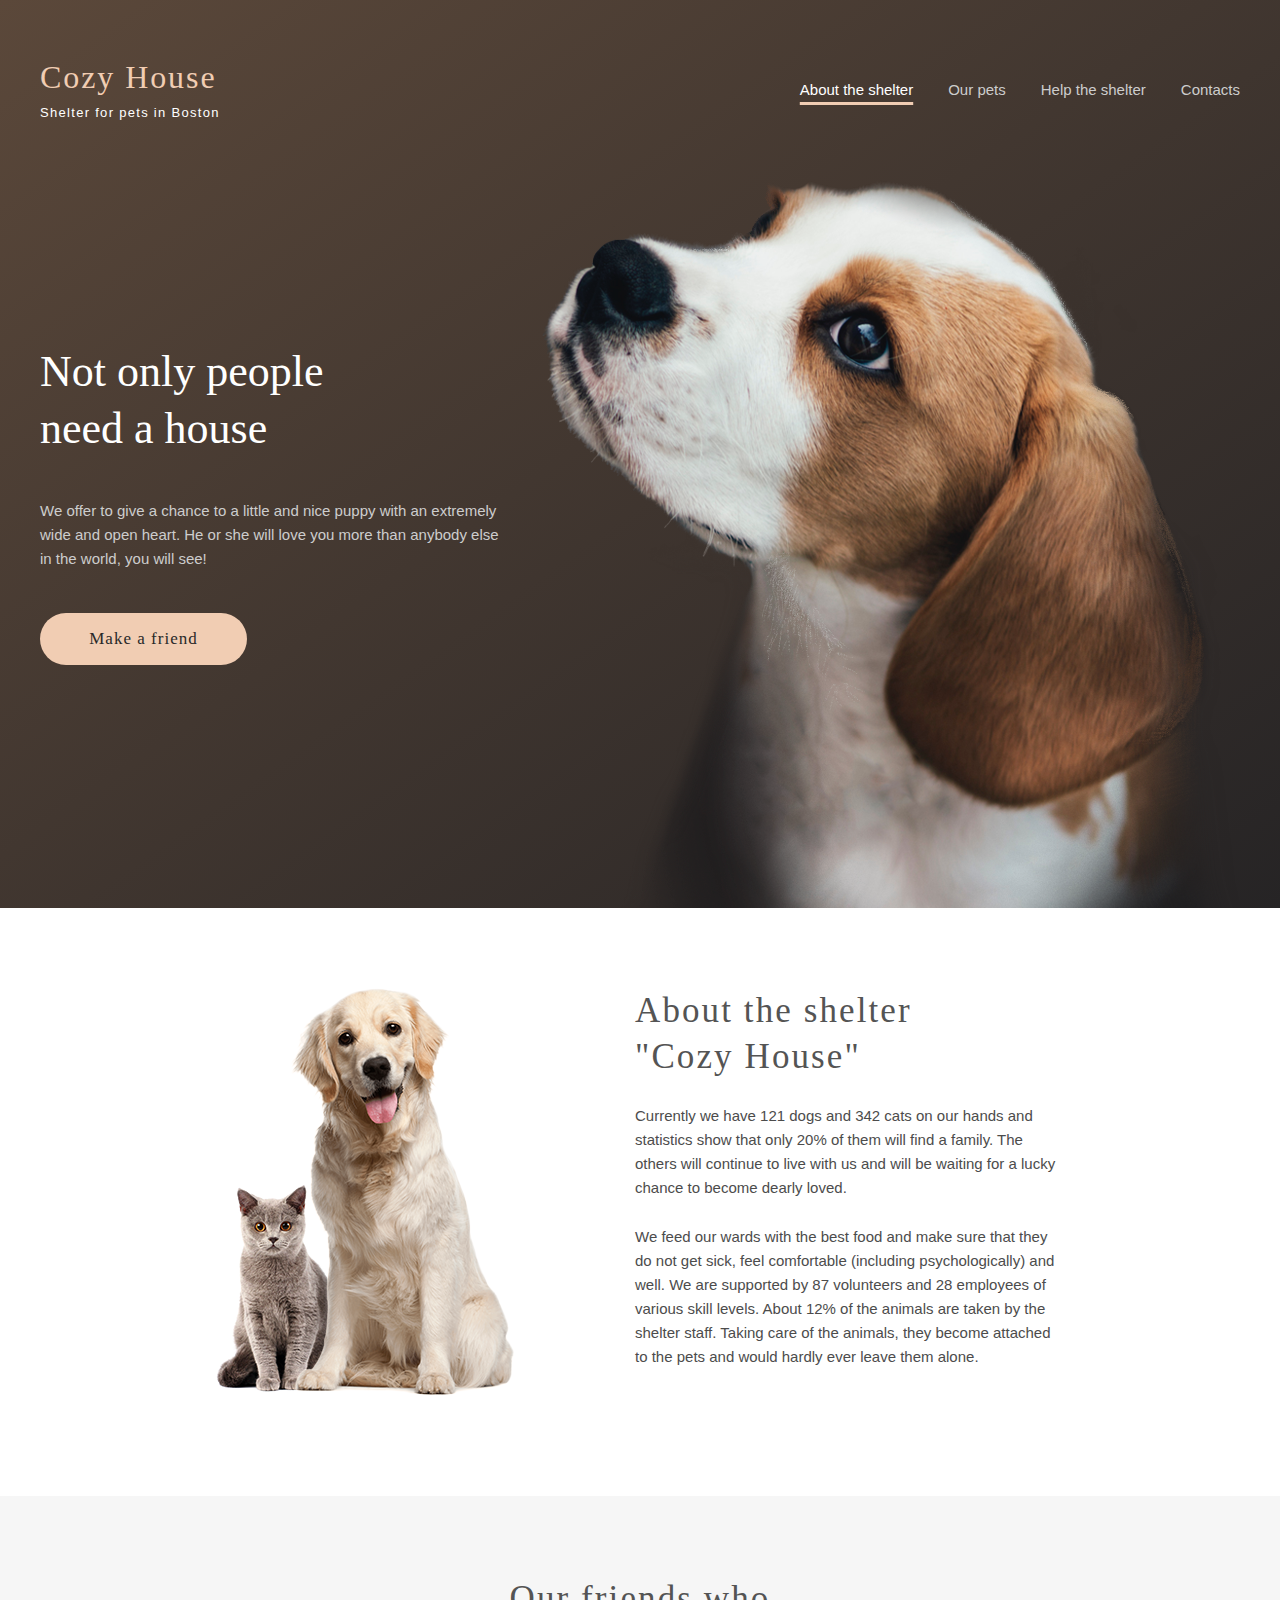
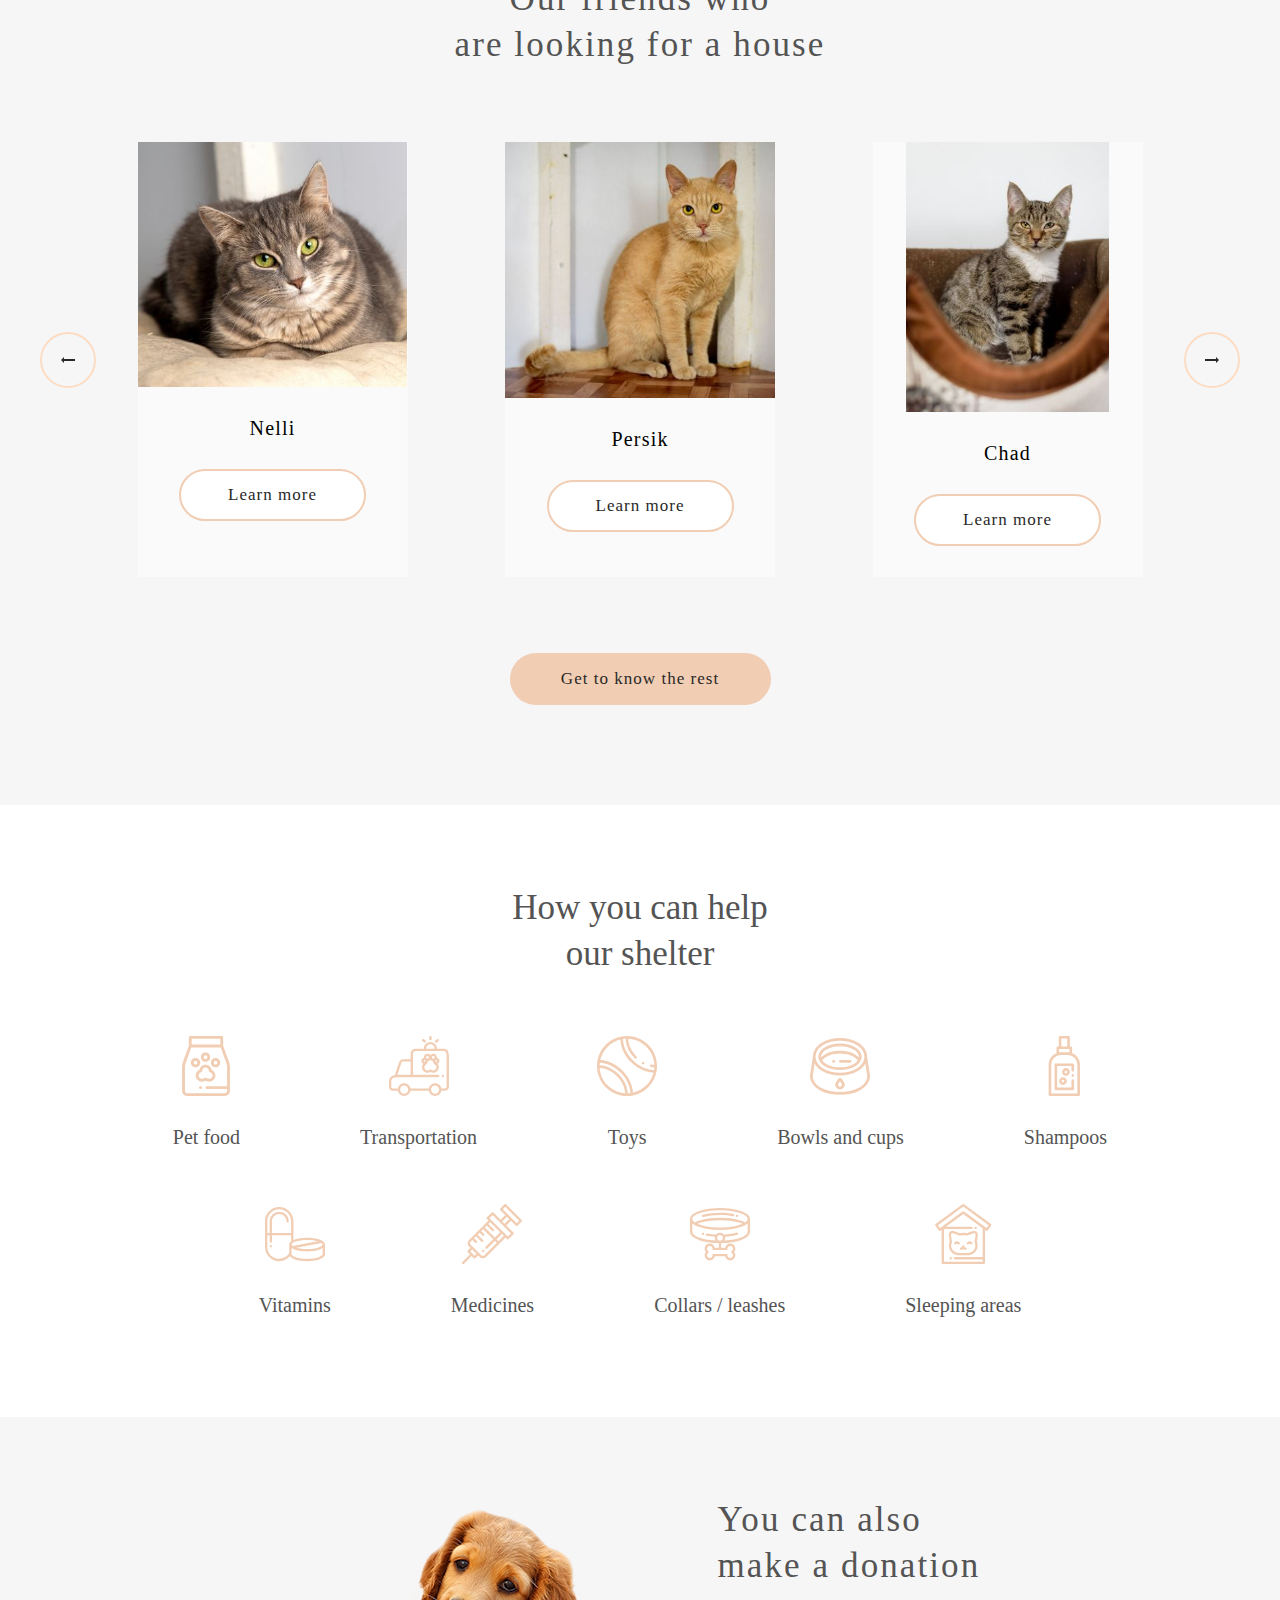
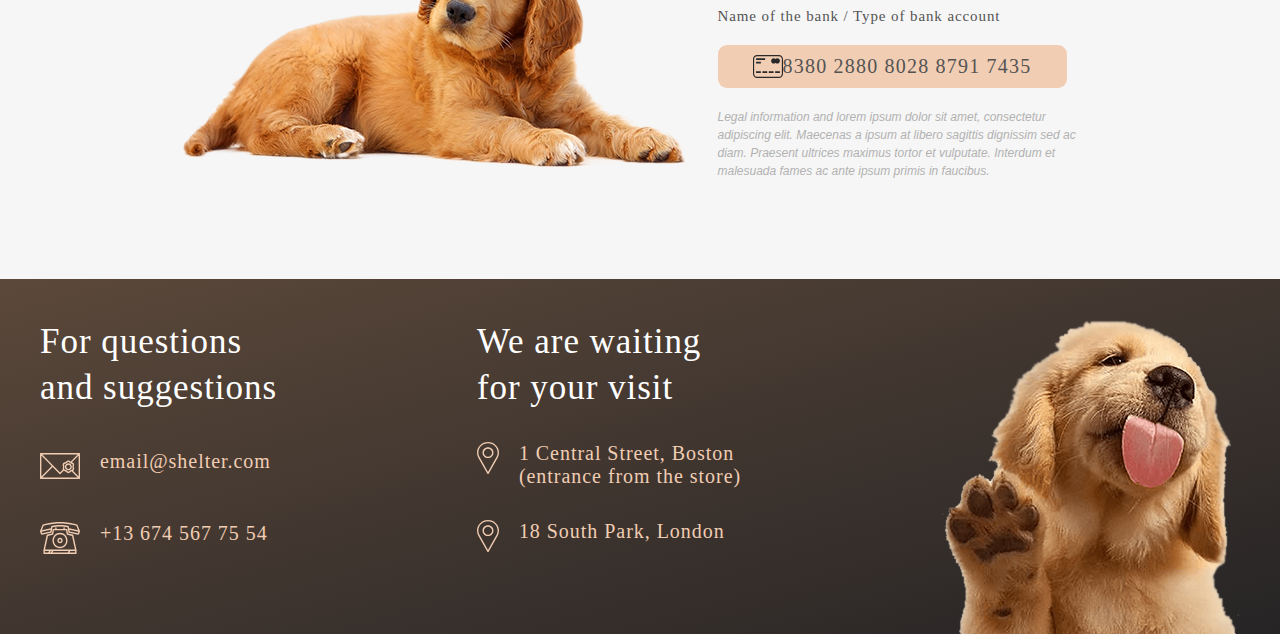
<file: index.html>
<!DOCTYPE html>
<html lang="en" class="html">
<head>
    <meta charset="UTF-8">
    <meta http-equiv="X-UA-Compatible" content="IE=edge">
    <meta name="viewport" content="width=device-width, initial-scale=1.0">
    <title>Document</title>
    <link rel="stylesheet" href="style.css">
</head>
<body class="body">
    
    <main class="main">
        <div class="gradient_top">
            <header class="header">
                <div class="header_content">
                    <div class="logo">
                        <h1 class="logo_name"><a href="index.html">Cozy House</a></h1>
                        <p class="logo_subname"><a href="index.html">Shelter for pets in Boston</a></p>
                    </div>
                    <nav class="header_nav">
                        <ul class="header_ul">
                            <li class="header_ul_li"><a class="header_ul_li_about_link" href="index.html">About the shelter</a></li>
                            <li class="header_ul_li"><a href="ourPets.html">Our pets</a></li>
                            <li class="header_ul_li"> <a href="#help">Help the shelter</a> </li>
                            <li class="header_ul_li"> <a href="#donation">Contacts</a> </li>
                        </ul>
                    </nav>
                </div>
            </header>
            <section class="start">
                <div class="start_content">
                    <div class="start_text-block">
                        <h2 class="start_h2">Not only people <br> need a house</h2>
                        <p class="start_p">We offer to give a chance to a little and nice puppy with an extremely 
                            wide and open heart. He or she will love you more than anybody else in the world, you will see!</p>
                        <button class="start_btn"> <a href="ourPets.html">Make a friend</a> </button>
                    </div>
                    <img class="start_img" src="images\start-screen-puppy.png" alt="Puppy" width="698" height="728">
                </div>
            </section>
        </div>
        <div class="burger_container">
            <div class="header_burger_btn">
                <span class="hamburger"></span>              
            </div>
            <div class="burger_content">
                <div class="logo burger_logo">
                    <h1 class="logo_name"><a href="index.html">Cozy House</a></h1>
                    <p class="logo_subname"><a href="index.html">Shelter for pets in Boston</a></p>
                </div>
                <ul class="burger_ul">
                    <li class="burger_ul_li"><a class="burger_ul_li_about_link" href="index.html">About the shelter</a></li>
                    <li class="burger_ul_li"><a href="ourPets.html">Our pets</a></li>
                    <li class="burger_ul_li"> <a href="#help">Help the shelter</a> </li>
                    <li class="burger_ul_li"> <a href="#donation">Contacts</a> </li>
                </ul>
            </div>
        </div>
        <section class="about">
            <div class="about_content">
                <img class="about_img" src="images\about-pets.png" alt="Two puppies">
                <div class="about_text-block">
                    <h3 class="about_h3">About the shelter <br>"Cozy House"</h2>
                    <p class="about_p_1">Currently we have 121 dogs and 342 cats on our hands and statistics show that only 20% of them will find a family. 
                        The others will continue to live with us and will be waiting for a lucky chance to become dearly loved.</p>
                    <p class="about_p_2">We feed our wards with the best food and make sure that they do not get sick, feel comfortable (including psychologically) and well. We are supported by 87 volunteers and 28 employees of various skill levels. About 12% of the animals are taken by the shelter staff. 
                        Taking care of the animals, they become attached to the pets and would hardly ever leave them alone.</p>    
                </div>
            </div>
        </section>
        <section class="pets">
            <div class="pets_content">
                <h3 class="pets_h3">Our friends who <br>are looking for a house</h3>
                <div class="pets_slider">
                    <dialog class="modal" id="modal">
                        <div class="modal_container">
                            <button class="close-modal">
                                <svg fill="#000000" xmlns="http://www.w3.org/2000/svg"  viewBox="0 0 24 24" width="24px" height="24px"><path d="M 4.7070312 3.2929688 L 3.2929688 4.7070312 L 10.585938 12 L 3.2929688 19.292969 L 4.7070312 20.707031 L 12 13.414062 L 19.292969 20.707031 L 20.707031 19.292969 L 13.414062 12 L 20.707031 4.7070312 L 19.292969 3.2929688 L 12 10.585938 L 4.7070312 3.2929688 z"/></svg>
                            </button>
                            <img src="images\b523e1700aa8817d3357edad5cf38558.png" alt="" class="modal_img">
                            <div class="modal_text-content">
                                <h3 class="modal_h3">Jennifer</h3>
                                <h4 class="modal_h4">Dog - Labrador</h4>
                                <h5 class="modal_h5">Jennifer is a sweet 2 months old Labrador that is patiently waiting to find a new forever home. This girl really enjoys being able to go outside to run and play, but won't hesitate to play up a storm in the house if she has all of her favorite toys.</h5>
                                <ul class="modal_ul">
                                    <li class="age">Age: 2 months</li>
                                    <li>Inoculations: none</li>
                                    <li>Diseases: none</li>
                                    <li>Parasites: none</li>
                                </ul>
                            </div>
                        </div>
                    </dialog>
                    <button class="slider_prev_btn">
                        <svg width="14" height="6" viewBox="0 0 14 6" fill="none" xmlns="http://www.w3.org/2000/svg">
                            <path d="M14 2V4H3V6L0 3L3 0V2H14Z" fill="#292929"/>
                        </svg>                        
                    </button>
                    <div class="slider_container">
                        <ul class="pets_cards_container">
                            <li class="slide current_slide first_slide">
                                <div class="slider_card abc">
                                    <img class="slider_card_img" src="images\4cbff971ed3cff4fcdd44ba6ce66e1be.png" alt="Cat">
                                    <p class="slider_card_p">Katrine</p>
                                    <button class="slider_card_btn open-modal">Learn more</button>
                                </div>
                                <div class="slider_card">
                                    <img class="slider_card_img immg" src="images\b523e1700aa8817d3357edad5cf38558.png" alt="Puppy">
                                    <p class="slider_card_p">Jennifer</p>
                                    <button class="slider_card_btn open-modal">Learn more</button>
                                </div>  
                                <div class="slider_card ">
                                    <img class="slider_card_img" src="images\d18a0a8b1c7ed291ade3e2e10ff4ebfe.png" alt="Labrador">
                                    <p class="slider_card_p">Woody</p>
                                    <button class="slider_card_btn open-modal">Learn more</button>
                                </div>     
                            </li>
                            <li class="slide second_slide">
                                <div class="slider_card first_card">
                                    <img class="slider_card_img" src="images/nelli1.jpg" alt="Cat">
                                    <p class="slider_card_p">Nelli</p>
                                    <button class="slider_card_btn open-modal">Learn more</button>
                                </div>
                                <div class="slider_card second_card">
                                    <img class="slider_card_img" src="images/persik_2_0.jpg" alt="Puppy">
                                    <p class="slider_card_p">Persik</p>
                                    <button class="slider_card_btn open-modal">Learn more</button>
                                </div>  
                                <div class="slider_card third_card">
                                    <img class="slider_card_img" src="images/resize-2.jpg" alt="Labrador">
                                    <p class="slider_card_p">Chad</p>
                                    <button class="slider_card_btn open-modal">Learn more</button>
                                </div>
                            </li>
                        </ul>
                    </div>
                    <button class="slider_next_btn">
                        <svg width="14" height="6" viewBox="0 0 14 6" fill="none" xmlns="http://www.w3.org/2000/svg">
                            <path d="M0 4V2L11 2V0L14 3L11 6V4L0 4Z" fill="#292929"/>
                        </svg>                 
                    </button>
                </div>
                <button class="pets_btn"><a href="ourPets.html">Get to know the rest</a></button>
            </div>
            
        </section>
        <section class="help" id="help">
            <div class="help_content">
                <h3 class="help_h3">How you can help <br>our shelter</h3>
                <ul class="help_ul">
                    <li class="help_ul_li">
                        <svg width="60" height="60" viewBox="0 0 60 60" fill="none" xmlns="http://www.w3.org/2000/svg">
                            <path d="M52.8978 25.4978L47.1429 9.7473V1.42852C47.1429 0.639609 46.5032 0 45.7144 0H14.2858C13.4969 0 12.8573 0.639727 12.8573 1.42852V9.74719L7.10214 25.4978C6.41927 27.3636 6.07039 29.335 6.07147 31.3219V55.0765C6.07147 57.7913 8.28011 60 10.995 60H49.005C51.7199 60 53.9285 57.7913 53.9285 55.0765V31.3219C53.9285 29.329 53.5817 27.3694 52.8978 25.4978ZM15.7142 2.85715H44.2857V8.57145H15.7142V2.85715ZM51.0715 50.1321H30.9077C30.1188 50.1321 29.4792 50.7718 29.4792 51.5606C29.4792 52.3495 30.1189 52.9891 30.9077 52.9891H51.0715V55.0763C51.0715 56.2157 50.1445 57.1427 49.005 57.1427H10.995C9.85558 57.1427 8.92862 56.2158 8.92862 55.0763V31.3219C8.92774 29.6695 9.21788 28.03 9.78573 26.4783L15.2848 11.4286H44.7152L50.2142 26.4783C50.7821 28.03 51.0722 29.6695 51.0714 31.3219L51.0715 50.1321Z" fill="#F1CDB3"/>
                            <path d="M35.6169 33.805C35.1505 30.8772 32.6078 28.632 29.5505 28.632C26.4932 28.632 23.9504 30.8772 23.484 33.805C21.067 34.7989 19.4857 37.2756 19.6899 39.9659C19.9175 42.9637 22.3506 45.392 25.349 45.6148C26.5071 45.7011 27.6572 45.4628 28.6751 44.9259C29.2315 44.6328 29.8697 44.6326 30.4256 44.926C31.3085 45.3908 32.2914 45.6331 33.2891 45.632C33.4429 45.632 33.5974 45.6263 33.7516 45.6149C36.7502 45.3923 39.1832 42.9638 39.411 39.966C39.6152 37.2756 38.0339 34.7989 35.6169 33.805ZM36.562 39.7495C36.4405 41.35 35.1415 42.6466 33.5402 42.7655C32.9176 42.8126 32.3013 42.6851 31.7586 42.3986C31.0781 42.0394 30.3201 41.8517 29.5506 41.8517C28.781 41.8517 28.0231 42.0394 27.3425 42.3986C26.7999 42.6849 26.1849 42.8123 25.5608 42.7655C23.9597 42.6467 22.6606 41.3501 22.5391 39.7495C22.4143 38.1062 23.5296 36.6124 25.1331 36.2746C25.4588 36.206 25.7503 36.0259 25.9573 35.7653C26.1643 35.5047 26.2739 35.18 26.2671 34.8473L26.2648 34.775C26.2648 32.9632 27.7386 31.4893 29.5505 31.4893C31.3623 31.4893 32.8362 32.9632 32.8362 34.7698L32.834 34.8473C32.827 35.1801 32.9366 35.5048 33.1436 35.7654C33.3507 36.026 33.6423 36.2061 33.968 36.2746C35.5717 36.6124 36.6868 38.1062 36.562 39.7495Z" fill="#F1CDB3"/>
                            <path d="M29.5506 25.7751C32.1108 25.7751 34.1934 23.6924 34.1934 21.1322C34.1934 18.572 32.1108 16.4893 29.5506 16.4893C26.9904 16.4893 24.9077 18.5721 24.9077 21.1322C24.9077 23.6923 26.9906 25.7751 29.5506 25.7751ZM29.5506 19.3465C30.5353 19.3465 31.3363 20.1475 31.3363 21.1322C31.3363 22.1169 30.5353 22.9179 29.5506 22.9179C28.5659 22.9179 27.7649 22.1169 27.7649 21.1322C27.7649 20.1475 28.566 19.3465 29.5506 19.3465Z" fill="#F1CDB3"/>
                            <path d="M24.1935 26.6561C24.1935 24.0959 22.1107 22.0132 19.5506 22.0132C16.9905 22.0132 14.9078 24.096 14.9078 26.6561C14.9078 29.2162 16.9904 31.2989 19.5506 31.2989C22.1108 31.2989 24.1935 29.2162 24.1935 26.6561ZM19.5506 28.4418C18.5659 28.4418 17.7649 27.6408 17.7649 26.6561C17.7649 25.6714 18.5659 24.8704 19.5506 24.8704C20.5353 24.8704 21.3363 25.6714 21.3363 26.6561C21.3363 27.6408 20.5352 28.4418 19.5506 28.4418Z" fill="#F1CDB3"/>
                            <path d="M39.5506 22.0131C36.9904 22.0131 34.9077 24.0959 34.9077 26.656C34.9077 29.216 36.9906 31.2988 39.5506 31.2988C42.1107 31.2988 44.1934 29.2162 44.1934 26.656C44.1934 24.0958 42.1107 22.0131 39.5506 22.0131ZM39.5506 28.4418C38.5658 28.4418 37.7649 27.6408 37.7649 26.6561C37.7649 25.6714 38.5659 24.8704 39.5506 24.8704C40.5353 24.8704 41.3363 25.6714 41.3363 26.6561C41.3363 27.6408 40.5353 28.4418 39.5506 28.4418Z" fill="#F1CDB3"/>
                            <path d="M24.6934 50.1322H24.3465C23.5576 50.1322 22.918 50.7719 22.918 51.5607C22.918 52.3496 23.5577 52.9892 24.3465 52.9892H24.6934C25.4823 52.9892 26.1219 52.3495 26.1219 51.5607C26.122 50.7719 25.4824 50.1322 24.6934 50.1322Z" fill="#F1CDB3"/>
                        </svg>
                        <p>Pet food</p>
                    </li>
                    <li class="help_ul_li">
                        <svg width="61" height="60" viewBox="0 0 61 60" fill="none" xmlns="http://www.w3.org/2000/svg">
                            <path d="M56.0044 12.7115H48.9814V12.5095C48.9814 8.87665 46.026 5.92118 42.3932 5.92118C38.7603 5.92118 35.8049 8.87665 35.8049 12.5095V12.7115H27.5571C24.8414 12.7115 22.6321 14.9209 22.6321 17.6365V23.2009H15.2458C13.4838 23.2009 11.9176 24.2562 11.2558 25.8893C11.2462 25.9133 11.2373 25.9375 11.2291 25.962L6.96808 38.8689C6.9294 38.8919 6.88007 38.9191 6.81866 38.9498C6.57503 39.0714 6.11929 39.2568 5.33507 39.4484C4.09062 39.7499 2.9839 40.4616 2.19323 41.4688C1.40255 42.4759 0.973964 43.72 0.976513 45.0004V51.0987C0.976513 53.1406 2.63765 54.8018 4.67952 54.8018L9.90374 54.802C10.4553 57.7562 13.0514 59.9999 16.1632 59.9999C19.2749 59.9999 21.8709 57.7561 22.4226 54.8021L40.8472 54.8024C41.3989 57.7564 43.9949 59.9999 47.1066 59.9999C50.2181 59.9999 52.8141 57.7565 53.3659 54.8026L56.6836 54.8027C59.2232 54.8027 60.9294 53.0963 60.9294 50.5568V20.08C60.9294 13.4295 57.4851 12.7115 56.0044 12.7115ZM38.1486 12.5095C38.1486 10.169 40.0527 8.26493 42.3932 8.26493C44.7336 8.26493 46.6377 10.169 46.6377 12.5095V12.7115H38.1486V12.5095ZM13.4413 26.7379C13.591 26.3833 13.8422 26.0809 14.1632 25.8686C14.4842 25.6563 14.8609 25.5436 15.2457 25.5447H22.6319V38.8266H9.45022L13.4413 26.7379ZM16.1632 57.6562C13.9435 57.6562 12.1377 55.8504 12.1377 53.6307C12.1377 53.6033 12.1392 53.5762 12.1398 53.5488C12.1406 53.5069 12.1408 53.465 12.143 53.4234C12.1433 53.4168 12.1441 53.4104 12.1445 53.4038C12.2626 51.2894 14.02 49.6052 16.1632 49.6052C18.1026 49.6052 19.7262 50.9841 20.105 52.8129L20.1067 52.82C20.1194 52.882 20.1305 52.9445 20.1403 53.0076L20.1422 53.018C20.1492 53.0638 20.1544 53.1101 20.1598 53.1564C20.1622 53.1775 20.1656 53.1983 20.1677 53.2194C20.1714 53.2554 20.1734 53.2921 20.176 53.3285C20.1784 53.3602 20.1817 53.3916 20.1833 53.4235C20.185 53.4563 20.185 53.4896 20.1858 53.5226C20.1867 53.5586 20.1885 53.5944 20.1885 53.6306C20.1887 55.8504 18.3828 57.6562 16.1632 57.6562ZM47.1066 57.6562C44.8869 57.6562 43.081 55.8504 43.081 53.6307C43.081 53.5783 43.083 53.5263 43.085 53.4743C43.0856 53.4576 43.0855 53.4405 43.0863 53.4238C43.0883 53.3852 43.0921 53.3471 43.0951 53.3088C43.0975 53.2791 43.0989 53.2491 43.1019 53.2196C43.1032 53.207 43.1053 53.1947 43.1066 53.1823C43.1202 53.06 43.1386 52.939 43.163 52.8203C43.1637 52.8168 43.1646 52.8134 43.1654 52.8099C43.5455 50.9826 45.168 49.6053 47.1066 49.6053C47.6614 49.6053 48.1905 49.7181 48.6719 49.9222C50.1163 50.5341 51.1319 51.966 51.1319 53.6308C51.1319 55.8504 49.3262 57.6562 47.1066 57.6562ZM56.6836 52.4588L53.3678 52.4587C53.3639 52.4379 53.3589 52.4175 53.3548 52.3968C53.3272 52.2591 53.2954 52.1222 53.2595 51.9864C53.2435 51.927 53.2267 51.8679 53.209 51.809C53.198 51.7724 53.1872 51.7358 53.1757 51.6994C53.156 51.6382 53.1353 51.5772 53.1137 51.5166C53.1022 51.4842 53.0913 51.4513 53.0793 51.4191C53.0531 51.3492 53.0257 51.2799 52.997 51.211C52.988 51.1892 52.9798 51.1669 52.9705 51.1452C52.9318 51.0542 52.891 50.9641 52.8482 50.875C52.8428 50.8639 52.8369 50.8532 52.8315 50.8422C52.7941 50.7656 52.7552 50.6897 52.7148 50.6146C52.6999 50.5871 52.6841 50.5602 52.6689 50.5329C52.6367 50.4749 52.6036 50.4175 52.5696 50.3606C52.5511 50.3297 52.5319 50.2995 52.5128 50.2689C52.4605 50.1846 52.4061 50.1016 52.3495 50.0201C52.2939 49.9395 52.2365 49.8602 52.1773 49.7821C52.1403 49.7337 52.1026 49.6858 52.0643 49.6385C52.0414 49.6102 52.0189 49.5819 51.9956 49.554C51.9539 49.5043 51.9114 49.4553 51.8682 49.4069C51.8469 49.383 51.8262 49.3585 51.8045 49.3349C51.7507 49.2763 51.6958 49.2188 51.6398 49.1623C51.6278 49.1501 51.6163 49.1374 51.6041 49.1253C51.535 49.0563 51.4644 48.989 51.3922 48.9233C51.3769 48.9092 51.3608 48.896 51.3452 48.882C51.2887 48.8315 51.2316 48.7815 51.1732 48.7329C51.1476 48.7116 51.1213 48.6912 51.0954 48.6704C51.046 48.6304 50.996 48.5911 50.9455 48.5525C50.9157 48.53 50.8856 48.5081 50.8555 48.4861C50.7281 48.3927 50.5972 48.3043 50.463 48.221C50.4302 48.2004 50.3973 48.1802 50.364 48.1602C50.3121 48.1292 50.2596 48.0993 50.2068 48.0698C50.1743 48.0516 50.1419 48.0331 50.1091 48.0155C50.0517 47.9847 49.9935 47.9553 49.935 47.9262C49.9059 47.9117 49.8772 47.8966 49.8479 47.8826C49.7713 47.8461 49.694 47.8111 49.616 47.7776C49.6041 47.7725 49.5923 47.7667 49.5803 47.7616C49.4896 47.7233 49.398 47.6871 49.3056 47.6531C49.2792 47.6433 49.2524 47.6348 49.2258 47.6254C49.1594 47.602 49.093 47.5789 49.0257 47.5575C48.9905 47.5464 48.9548 47.5363 48.9193 47.5258C48.8597 47.5081 48.7999 47.4906 48.7396 47.4746C48.7009 47.4643 48.662 47.4549 48.623 47.4453C48.5245 47.421 48.4254 47.3992 48.3259 47.3798C48.2669 47.3684 48.2078 47.3578 48.1485 47.348C48.1078 47.3413 48.0671 47.3345 48.0262 47.3287C47.9646 47.3199 47.9028 47.3121 47.841 47.3051C47.8017 47.3006 47.7626 47.2956 47.7231 47.2919C47.6545 47.2856 47.5859 47.2803 47.5172 47.2762C47.4835 47.2741 47.4503 47.271 47.4165 47.2694C47.3132 47.2643 47.2098 47.2617 47.1064 47.2615C47.0025 47.2615 46.8991 47.2645 46.7964 47.2694C46.7626 47.271 46.7292 47.2741 46.6956 47.2762C46.6268 47.2806 46.5581 47.2853 46.4899 47.2919C46.4503 47.2958 46.4112 47.3007 46.3718 47.3052C46.3099 47.3124 46.2482 47.3199 46.1869 47.3288C46.1459 47.3348 46.105 47.3415 46.0642 47.3483C45.9641 47.3649 45.8644 47.3838 45.7651 47.4049C45.7068 47.4175 45.6486 47.431 45.5906 47.4453C45.5512 47.4549 45.512 47.4645 45.473 47.4748C45.4132 47.4906 45.354 47.5079 45.295 47.5254C45.2589 47.5362 45.2225 47.5464 45.1867 47.5578C45.121 47.5788 45.0556 47.601 44.9906 47.6242C44.9627 47.6341 44.9345 47.6431 44.9067 47.6534C44.8146 47.6874 44.7234 47.7233 44.6334 47.7613C44.6185 47.7677 44.604 47.7747 44.5891 47.7812C44.514 47.8136 44.4395 47.847 44.3659 47.8822C44.3348 47.897 44.3045 47.913 44.2737 47.9283C44.2172 47.9566 44.1607 47.9849 44.1051 48.0147C44.0708 48.0331 44.0369 48.0524 44.003 48.0715C43.9518 48.1001 43.901 48.1293 43.8506 48.1592C43.7321 48.2304 43.6158 48.3051 43.5019 48.3833C43.4545 48.416 43.4076 48.4494 43.3611 48.4835C43.3291 48.5068 43.297 48.53 43.2655 48.5539C43.2173 48.5904 43.1701 48.6281 43.123 48.6659C43.0946 48.6888 43.0659 48.711 43.0379 48.7343C42.9838 48.7795 42.9308 48.826 42.8782 48.8727C42.8586 48.8901 42.8386 48.9069 42.8193 48.9244C42.7481 48.9892 42.6785 49.0556 42.6104 49.1235C42.5932 49.1406 42.5769 49.1587 42.5598 49.176C42.5093 49.2276 42.4591 49.2795 42.4103 49.3328C42.3859 49.3595 42.3623 49.387 42.3384 49.414C42.2982 49.4594 42.2583 49.5049 42.2194 49.5514C42.1941 49.5817 42.1694 49.6126 42.1447 49.6434C42.1086 49.6881 42.073 49.7331 42.0381 49.7788C41.9544 49.889 41.8742 50.0018 41.7975 50.1169C41.7655 50.165 41.7346 50.2137 41.704 50.2627C41.683 50.2962 41.6618 50.3296 41.6415 50.3635C41.6099 50.4161 41.5796 50.4695 41.5496 50.5232C41.5321 50.5545 41.5139 50.5854 41.4968 50.6172C41.4607 50.684 41.4264 50.752 41.3927 50.8202C41.3832 50.8394 41.373 50.858 41.3638 50.8774C41.3216 50.965 41.2815 51.0536 41.2434 51.143C41.2318 51.1703 41.2214 51.1982 41.2102 51.2258C41.1843 51.2889 41.1587 51.3523 41.1348 51.4165C41.1214 51.4524 41.1094 51.4887 41.0966 51.5247C41.0764 51.5817 41.057 51.6389 41.0384 51.6964C41.0258 51.7355 41.0142 51.7751 41.0024 51.8146C40.9736 51.911 40.9471 52.008 40.923 52.1056C40.9091 52.162 40.8961 52.2187 40.8837 52.2758C40.8746 52.3171 40.8657 52.3585 40.8575 52.4001C40.8537 52.4198 40.8489 52.4391 40.8452 52.4588L22.4241 52.4585C22.4202 52.4382 22.4154 52.4181 22.4114 52.3979C22.4035 52.3578 22.3949 52.3181 22.3863 52.2783C22.3523 52.1215 22.3122 51.9659 22.2662 51.8122C22.2548 51.774 22.2435 51.7358 22.2314 51.6978C22.2124 51.6389 22.1926 51.5804 22.1719 51.5221C22.1596 51.4872 22.1477 51.452 22.1348 51.4174C22.1104 51.3522 22.0848 51.2875 22.0581 51.2232C22.0473 51.1967 22.0372 51.1697 22.026 51.1435C21.9878 51.0538 21.9476 50.965 21.9053 50.8771C21.8967 50.8594 21.8873 50.8423 21.8787 50.8247C21.8444 50.7548 21.8089 50.6855 21.772 50.6169C21.7554 50.5859 21.7376 50.5556 21.7203 50.525C21.6899 50.4707 21.6593 50.4166 21.6273 50.3634C21.6071 50.3297 21.5862 50.2968 21.5654 50.2636C21.5347 50.2143 21.5034 50.1654 21.4713 50.1169C21.3946 50.0019 21.3144 49.8893 21.2309 49.7792C21.196 49.7335 21.1604 49.6885 21.1243 49.6438C21.0995 49.613 21.0748 49.582 21.0494 49.5516C21.0105 49.5055 20.971 49.4598 20.9309 49.4147C20.9067 49.3876 20.883 49.3599 20.8585 49.3331C20.8103 49.2803 20.7606 49.2289 20.7105 49.1778C20.693 49.1599 20.6762 49.1413 20.6584 49.1238C20.5904 49.0559 20.5209 48.9897 20.4499 48.925C20.4302 48.907 20.4096 48.89 20.3897 48.8722C20.3376 48.8255 20.2848 48.7798 20.2312 48.7349C20.2029 48.7114 20.1738 48.6888 20.1451 48.6657C20.0985 48.6282 20.0516 48.5908 20.0038 48.5546C19.972 48.5304 19.9397 48.5071 19.9075 48.4836C19.8612 48.4497 19.8145 48.4165 19.7674 48.3838C19.6868 48.3285 19.6049 48.2749 19.5219 48.2232C19.4875 48.2016 19.4528 48.1803 19.418 48.1594C19.3679 48.1296 19.3174 48.1006 19.2666 48.0722C19.2323 48.053 19.1982 48.0336 19.1635 48.0151C19.1082 47.9856 19.0525 47.957 18.9963 47.9293C18.9651 47.9137 18.9343 47.8975 18.9028 47.8824C18.8301 47.8478 18.7567 47.8146 18.6827 47.7827C18.6669 47.7758 18.6514 47.7683 18.6355 47.7615C18.5454 47.7234 18.4544 47.6875 18.3626 47.6536C18.3343 47.6432 18.3056 47.6341 18.2771 47.624C18.2127 47.601 18.1478 47.579 18.0826 47.558C18.0465 47.5465 18.0098 47.5362 17.9734 47.5254C17.9146 47.5078 17.8556 47.491 17.7963 47.4751C17.7571 47.4646 17.7176 47.455 17.6781 47.4454C17.5217 47.4067 17.3639 47.3743 17.2049 47.3484C17.1641 47.3417 17.1233 47.3349 17.0822 47.3289C17.0206 47.3202 16.9589 47.3123 16.8971 47.3054C16.8579 47.3008 16.8187 47.2959 16.7792 47.292C16.7107 47.2857 16.6421 47.2805 16.5734 47.2763C16.5397 47.2742 16.5064 47.2711 16.4727 47.2695C16.3694 47.2644 16.266 47.2618 16.1626 47.2617C16.0587 47.2617 15.9554 47.2646 15.8525 47.2695C15.8188 47.2711 15.7854 47.2742 15.7517 47.2763C15.683 47.2808 15.6143 47.2854 15.5461 47.292C15.5065 47.2959 15.4672 47.3008 15.4278 47.3054C15.3662 47.3123 15.3046 47.3202 15.2432 47.3289C15.2019 47.3349 15.161 47.3417 15.1201 47.3484C15.02 47.3648 14.9203 47.3837 14.8212 47.405C14.763 47.4175 14.7053 47.431 14.6476 47.4452C14.6079 47.4549 14.568 47.4646 14.5287 47.4751C14.4698 47.4909 14.4112 47.5076 14.3529 47.5251C14.3161 47.536 14.2791 47.5465 14.2425 47.558C14.178 47.5784 14.1143 47.6007 14.0507 47.6231C14.0212 47.6334 13.9916 47.6429 13.9624 47.6536C13.8708 47.6875 13.7801 47.7231 13.6905 47.761C13.6724 47.7687 13.6547 47.7773 13.6366 47.7851C13.565 47.8162 13.4938 47.8481 13.4235 47.8817C13.3907 47.8974 13.3585 47.9143 13.326 47.9306C13.2712 47.9577 13.2168 47.9855 13.1628 48.0142C13.1272 48.0333 13.0922 48.0534 13.0569 48.0732C13.0072 48.1011 12.9576 48.1292 12.9088 48.1585C12.8252 48.2086 12.7427 48.2604 12.6614 48.3141C12.6262 48.3373 12.5913 48.3608 12.5566 48.3847C12.5107 48.4163 12.4655 48.4488 12.4203 48.4816C12.3869 48.506 12.3533 48.5302 12.3204 48.5553C12.2743 48.5903 12.2291 48.6263 12.184 48.6625C12.1536 48.6869 12.1229 48.7107 12.0932 48.7356C12.0424 48.7778 11.993 48.8214 11.9436 48.8651C11.9207 48.8854 11.8972 48.9051 11.8745 48.9257C11.8043 48.9898 11.7355 49.0554 11.6681 49.1225C11.6473 49.1433 11.6273 49.1651 11.6067 49.1862C11.56 49.2342 11.5134 49.2822 11.4682 49.3315C11.4418 49.3602 11.4165 49.3899 11.3907 49.4191C11.3525 49.4623 11.3144 49.5056 11.2775 49.5499C11.2508 49.5817 11.2248 49.6143 11.1988 49.6468C11.1641 49.6897 11.13 49.7331 11.0965 49.777C11.0376 49.8544 10.9804 49.9332 10.925 50.0132C10.9007 50.0482 10.8767 50.0835 10.8531 50.1189C10.8223 50.1653 10.7925 50.2123 10.7628 50.2594C10.7408 50.2946 10.7187 50.3295 10.6973 50.3651C10.667 50.4156 10.638 50.467 10.6091 50.5183C10.5903 50.5517 10.571 50.5847 10.5527 50.6185C10.519 50.6817 10.4863 50.7454 10.4546 50.8097C10.4432 50.8327 10.431 50.8552 10.4198 50.8784C10.3781 50.9651 10.3384 51.0529 10.3005 51.1417C10.2876 51.172 10.2762 51.2028 10.2637 51.2333C10.2391 51.2936 10.2146 51.354 10.1919 51.4151C10.178 51.4525 10.1653 51.4904 10.1521 51.5281C10.1326 51.5835 10.1134 51.639 10.0955 51.695C10.0826 51.7352 10.0706 51.7757 10.0585 51.8163C10.0423 51.871 10.0264 51.9258 10.0116 51.9811C9.98547 52.0781 9.96183 52.1757 9.94065 52.2739C9.93151 52.3161 9.92237 52.3581 9.91405 52.4007C9.9103 52.4199 9.90561 52.4389 9.90198 52.4581H4.67952C3.92999 52.4581 3.32026 51.8484 3.32026 51.0987V45.0004C3.31869 44.2451 3.57146 43.5113 4.03784 42.9171C4.50422 42.323 5.15705 41.9032 5.89112 41.7254C6.55897 41.5621 7.13261 41.376 7.60101 41.1705H50.1626C50.8097 41.1705 51.3344 40.6458 51.3344 39.9986C51.3344 39.3515 50.8097 38.8267 50.1626 38.8267H24.9758V17.6365C24.9758 16.2133 26.1339 15.0552 27.5571 15.0552H56.0042C58.2503 15.0552 58.5855 18.2034 58.5855 20.08V50.5567C58.5855 52.2118 57.3939 52.4588 56.6836 52.4588Z" fill="#F1CDB3"/>
                            <path d="M51.4371 24.8147C51.4372 23.2763 50.3567 21.9863 48.9149 21.6615C48.9226 21.5806 48.9287 21.4992 48.9311 21.4169C48.9579 20.4633 48.6017 19.5567 47.9282 18.864C47.2432 18.1596 46.2866 17.7557 45.3034 17.7557C44.1154 17.7557 43.0573 18.3338 42.3948 19.2239C41.7328 18.3338 40.6738 17.7557 39.4831 17.7557C38.5086 17.7557 37.5586 18.1544 36.8767 18.8498C36.1995 19.5402 35.8367 20.4483 35.8552 21.4064C35.8568 21.4923 35.8627 21.5773 35.8703 21.6618C34.4291 21.987 33.3492 23.2766 33.3492 24.8147C33.3492 26.1163 34.1229 27.2399 35.2341 27.7519C34.4513 28.7206 33.9945 29.9464 33.9945 31.2423C33.9945 34.3028 36.4843 36.7927 39.5448 36.7927C40.5529 36.7927 41.537 36.5172 42.3932 36.0051C43.254 36.5202 44.2384 36.7924 45.2415 36.7927C48.302 36.7927 50.7919 34.3028 50.7919 31.2423C50.7919 29.9462 50.3351 28.7206 49.5523 27.7519C50.6636 27.2399 51.4371 26.1163 51.4371 24.8147ZM45.3034 20.0996C45.6574 20.0996 46.0016 20.2448 46.2478 20.4979C46.4762 20.7328 46.597 21.0357 46.5883 21.3508C46.568 22.0692 45.9856 22.6602 45.2898 22.6682C45.1034 22.668 44.9191 22.6279 44.7495 22.5505C44.7285 22.5408 44.7079 22.5304 44.6868 22.5209C44.58 22.4646 44.4823 22.3927 44.3966 22.3077C44.1518 22.0648 44.0177 21.7384 44.0191 21.3885C44.022 20.6778 44.5982 20.0996 45.3034 20.0996ZM38.5498 20.491C38.6712 20.3665 38.8163 20.2677 38.9766 20.2005C39.1369 20.1332 39.3091 20.0988 39.4829 20.0994C40.1903 20.0994 40.7664 20.6762 40.7672 21.3851C40.7681 21.5579 40.7343 21.7291 40.6678 21.8885C40.6013 22.048 40.5035 22.1925 40.3801 22.3135C40.2964 22.3959 40.2013 22.466 40.0978 22.5217C40.0595 22.5391 40.0221 22.5577 39.9843 22.5758C39.8315 22.6389 39.6675 22.6704 39.5023 22.6683C38.7969 22.6567 38.212 22.0704 38.1983 21.3613C38.192 21.0374 38.3169 20.7285 38.5498 20.491ZM35.693 24.8148C35.6929 24.3245 36.0918 23.9257 36.5818 23.9257C37.0722 23.9257 37.4709 24.3245 37.4709 24.8148C37.4709 24.9155 37.4534 25.0118 37.4224 25.1022C37.3931 25.1611 37.3649 25.2207 37.3377 25.2808C37.1809 25.5341 36.9012 25.7038 36.582 25.7038C36.0918 25.7038 35.693 25.305 35.693 24.8148ZM45.2415 34.4492C44.4765 34.4489 43.7368 34.175 43.1561 33.6769C42.9438 33.4945 42.6731 33.3943 42.3932 33.3946C42.1133 33.3944 41.8426 33.4946 41.6303 33.6769C41.0496 34.175 40.3099 34.4489 39.5448 34.4492C37.7767 34.4492 36.3382 33.0107 36.3382 31.2426C36.3382 29.9023 37.1833 28.6919 38.4409 28.2307C38.6472 28.1551 38.8281 28.023 38.9629 27.8495C39.0977 27.676 39.181 27.4681 39.2033 27.2495C39.2362 26.9273 39.3176 26.6118 39.4447 26.3139C39.4865 26.2346 39.5256 26.1537 39.5608 26.0707C39.8716 25.4851 40.3571 25.0108 40.9498 24.7136C41.0008 24.6912 41.0511 24.6676 41.1011 24.6428C41.5085 24.4648 41.9485 24.3731 42.3932 24.3737C42.8513 24.3737 43.2875 24.4692 43.6828 24.6417C43.7327 24.6665 43.7831 24.6899 43.8341 24.7123C44.4279 25.0094 44.9143 25.4843 45.2256 26.0707C45.2608 26.1537 45.2999 26.2346 45.3416 26.3139C45.4688 26.6118 45.5502 26.9273 45.583 27.2495C45.6053 27.4681 45.6886 27.676 45.8235 27.8495C45.9583 28.023 46.1391 28.1551 46.3454 28.2307C47.6031 28.692 48.4481 29.9023 48.4481 31.2426C48.4481 33.0106 47.0097 34.4492 45.2415 34.4492ZM48.2045 25.7038C47.8853 25.7038 47.6056 25.5341 47.4488 25.2808C47.4216 25.2208 47.3933 25.1612 47.364 25.1022C47.3321 25.0097 47.3157 24.9126 47.3155 24.8148C47.3155 24.3245 47.7143 23.9257 48.2046 23.9257C48.6948 23.9257 49.0936 24.3245 49.0936 24.8148C49.0935 25.3049 48.6947 25.7038 48.2045 25.7038Z" fill="#F1CDB3"/>
                            <path d="M56.0193 39.7758C56.0043 39.7007 55.9819 39.6273 55.9526 39.5566C55.9234 39.4857 55.8873 39.4178 55.8448 39.3539C55.8026 39.2897 55.7539 39.23 55.6995 39.1758C55.6452 39.1214 55.5856 39.0727 55.5214 39.0305C55.3933 38.9457 55.25 38.8864 55.0995 38.8559C54.9487 38.8254 54.7933 38.8254 54.6425 38.8559C54.5675 38.8712 54.4936 38.8934 54.4221 38.9227C54.3518 38.952 54.2839 38.9884 54.2206 39.0305C54.1561 39.0727 54.0964 39.1219 54.0425 39.1758C53.9884 39.2297 53.9392 39.2895 53.896 39.3539C53.8538 39.4172 53.8173 39.4852 53.7893 39.5566C53.76 39.627 53.7366 39.7008 53.7225 39.7758C53.7073 39.8508 53.6991 39.9281 53.6991 40.0043C53.6991 40.0803 53.7073 40.1578 53.7225 40.234C53.7366 40.3078 53.76 40.3816 53.7893 40.4531C53.8186 40.5234 53.855 40.5914 53.8971 40.6547C53.9392 40.7191 53.9884 40.7789 54.0425 40.8328C54.0964 40.8867 54.1561 40.9359 54.2206 40.9793C54.2839 41.0215 54.3518 41.0566 54.4221 41.0859C54.4936 41.1152 54.5675 41.1387 54.6425 41.1527C54.7176 41.168 54.7949 41.1762 54.871 41.1762C54.9471 41.1762 55.0246 41.168 55.0995 41.1527C55.1745 41.1387 55.2483 41.1152 55.3186 41.0859C55.3901 41.0566 55.4581 41.0215 55.5214 40.9793C55.5859 40.9359 55.6457 40.8867 55.6995 40.8328C55.7534 40.7789 55.8026 40.7191 55.8448 40.6547C55.8869 40.5914 55.9233 40.5234 55.9526 40.4531C55.9819 40.3816 56.0041 40.3078 56.0193 40.234C56.0346 40.1578 56.0427 40.0803 56.0427 40.0043C56.0427 39.9281 56.0346 39.8508 56.0193 39.7758Z" fill="#F1CDB3"/>
                            <path d="M42.3932 0C41.7461 0 41.2213 0.524648 41.2213 1.17188V3.13359C41.2213 3.78082 41.7461 4.30547 42.3932 4.30547C43.0404 4.30547 43.565 3.7807 43.565 3.13359V1.17188C43.565 0.524648 43.0404 0 42.3932 0Z" fill="#F1CDB3"/>
                            <path d="M37.4562 4.55659L35.8205 3.27234C35.6995 3.1773 35.5609 3.10703 35.4127 3.06555C35.2645 3.02407 35.1096 3.01218 34.9568 3.03057C34.804 3.04896 34.6563 3.09727 34.5222 3.17273C34.3881 3.24819 34.2701 3.34934 34.1751 3.47038C33.7755 3.97944 33.8642 4.71608 34.3731 5.11569L36.0088 6.39995C36.2149 6.56221 36.4695 6.65035 36.7318 6.65015C36.9095 6.65039 37.0849 6.61017 37.2447 6.53253C37.4046 6.45488 37.5446 6.34186 37.6543 6.20202C38.054 5.69284 37.9653 4.9562 37.4562 4.55659Z" fill="#F1CDB3"/>
                            <path d="M50.6113 3.47021C50.2117 2.96115 49.4752 2.87244 48.9659 3.27216L47.3302 4.55642C46.8211 4.95603 46.7324 5.69267 47.1321 6.20185C47.2417 6.34177 47.3818 6.45487 47.5416 6.53254C47.7015 6.61021 47.8769 6.65042 48.0546 6.6501C48.3169 6.65028 48.5716 6.56214 48.7776 6.3999L50.4133 5.11564C50.9224 4.71603 51.0111 3.97939 50.6113 3.47021Z" fill="#F1CDB3"/>
                        </svg>
                        <p>Transportation</p>
                    </li>
                    <li class="help_ul_li third_help_item">
                        <svg width="60" height="60" viewBox="0 0 60 60" fill="none" xmlns="http://www.w3.org/2000/svg">
                            <path d="M51.2132 8.78672C45.5469 3.1207 38.0133 0 30 0C21.9867 0 14.4531 3.1207 8.78684 8.78672C3.12047 14.4531 0 21.9866 0 30C0 38.0134 3.12047 45.5469 8.78684 51.2133C14.4531 56.8793 21.9867 60 30 60C38.0133 60 45.5469 56.8793 51.2132 51.2133C56.8795 45.5469 60 38.0134 60 30C60 21.9866 56.8795 14.4531 51.2132 8.78672ZM10.6314 49.3685C5.90438 44.6415 3.11918 38.4906 2.67352 31.8832C3.39 31.9077 4.1223 31.9755 4.86223 32.0856C10.1654 32.8733 15.5023 35.7234 19.8894 40.1106C24.2766 44.4979 27.1266 49.8346 27.9144 55.1379C28.0223 55.8586 28.0894 56.5849 28.1154 57.3132C21.7419 56.8775 15.4928 54.2298 10.6314 49.3685ZM30.7262 57.3682C30.7013 56.4931 30.6239 55.6203 30.4946 54.7545C29.6251 48.9019 26.5139 43.046 21.7338 38.2659C16.9538 33.4859 11.098 30.3746 5.2452 29.5051C4.37502 29.3751 3.49781 29.2977 2.61832 29.2732C2.64105 28.3972 2.7048 27.5283 2.8084 26.6682C3.73793 26.6987 4.68246 26.7843 5.62863 26.9248C12.0308 27.8757 18.4055 31.2484 23.5785 36.4213C28.7512 41.5939 32.1239 47.9687 33.075 54.3709C33.2133 55.3004 33.2987 56.237 33.3307 57.1763C32.4661 57.2814 31.5969 57.3455 30.7262 57.3682ZM49.3685 49.3685C45.5416 53.1952 40.8551 55.6504 35.9248 56.7348C35.881 55.8152 35.7912 54.8983 35.6557 53.9877C34.6229 47.0358 30.9889 40.1423 25.4234 34.5766C19.8575 29.0109 12.964 25.3772 6.0123 24.3444C5.0982 24.2082 4.17782 24.1182 3.25465 24.0746L3.2475 24.0805C4.35598 19.0238 6.88301 14.3798 10.6315 10.6314C14.2923 6.97055 18.7399 4.56516 23.4349 3.41402C23.4672 4.49215 23.5632 5.56742 23.7224 6.63422C24.755 13.5859 28.3889 20.4795 33.9546 26.0453C39.5203 31.611 46.4139 35.2447 53.3659 36.2775C54.4358 36.4373 55.5143 36.5334 56.5956 36.5653L56.6073 36.5459C55.4323 41.3595 52.9617 45.7754 49.3685 49.3685ZM57.1071 33.966C56.0064 33.955 54.8814 33.8653 53.7492 33.6972C47.3468 32.7461 40.972 29.3735 35.7993 24.2006C30.6265 19.0277 27.2538 12.6531 26.3029 6.25102C26.1354 5.12379 26.0455 4.00371 26.034 2.90824C26.8999 2.78261 27.7712 2.69826 28.6451 2.65547C28.6431 3.70254 28.7214 4.7775 28.8832 5.8677C29.7527 11.7204 32.8641 17.5763 37.6441 22.3562C38.1534 22.8654 38.9794 22.8654 39.4888 22.3562C39.9981 21.8469 39.9981 21.021 39.4888 20.5114C35.1016 16.1243 32.2516 10.7876 31.4638 5.48426C31.3205 4.51898 31.2499 3.57035 31.2521 2.65055C37.8434 2.94937 44.3467 5.60918 49.3688 10.6315C54.2461 15.5088 57.0565 21.902 57.3623 28.7483C56.4367 28.7503 55.4855 28.6804 54.5159 28.5363C53.8035 28.4305 53.1397 28.9225 53.034 29.635C52.9281 30.3476 53.42 31.0109 54.1325 31.1167C55.21 31.2768 56.2729 31.3569 57.3083 31.3569C57.3252 31.3569 57.3417 31.356 57.3586 31.356C57.316 32.2295 57.2321 33.1004 57.1071 33.966Z" fill="#F1CDB3"/>
                            <path d="M46.1517 25.775C45.8059 25.7756 45.4744 25.9131 45.2296 26.1573C44.9854 26.4021 44.848 26.7336 44.8474 27.0793C44.8474 27.4224 44.9857 27.7589 45.2296 28.0015C45.4721 28.2442 45.8087 28.3836 46.1517 28.3836C46.4947 28.3836 46.8313 28.2442 47.0739 28.0015C47.3176 27.7563 47.4549 27.425 47.456 27.0793C47.456 26.7363 47.3164 26.3998 47.0739 26.1573C46.829 25.9131 46.4975 25.7756 46.1517 25.775Z" fill="#F1CDB3"/>
                        </svg>
                        <p>Toys</p>
                    </li>
                    <li class="help_ul_li ">
                        <svg width="60" height="60" viewBox="0 0 60 60" fill="none" xmlns="http://www.w3.org/2000/svg">
                            <path d="M59.985 39.8551L57.1255 20.6441C57.0792 15.0657 53.693 9.89303 47.8159 6.43765C42.9483 3.57605 36.6213 2 30.0001 2C23.3786 2 17.0515 3.57605 12.1838 6.43765C6.3069 9.89303 2.92054 15.0657 2.87437 20.6441L0.0148828 39.8551C0.00503905 39.9216 0 39.9887 0 40.056C0 45.7049 3.76452 50.936 10.3284 54.408C15.7022 57.2504 22.6883 58.8158 30.0001 58.8158C37.3116 58.8158 44.2978 57.2504 49.6716 54.408C56.2354 50.936 60 45.7049 60 40.056C59.9999 39.9888 59.9949 39.9216 59.985 39.8551ZM13.5668 8.78995C18.0215 6.17105 23.8576 4.72871 30.0001 4.72871C36.1424 4.72871 41.9785 6.17105 46.4331 8.78995C51.4956 11.7663 54.3993 16.1293 54.3993 20.7599C54.3993 25.3906 51.4957 29.7535 46.4332 32.7299C41.9785 35.3488 36.1424 36.7911 30.0001 36.7911C23.8577 36.7911 18.0215 35.3488 13.5669 32.7299C8.5044 29.7536 5.60073 25.3906 5.60073 20.7599C5.60073 16.1293 8.50428 11.7664 13.5668 8.78995ZM48.3956 51.996C43.4079 54.6342 36.875 56.0871 30.0001 56.0871C23.125 56.0871 16.592 54.6342 11.6044 51.996C6.00374 49.0333 2.77453 44.7218 2.72917 40.1535L4.60757 27.5342C6.17225 30.4612 8.75283 33.0645 12.1841 35.0819C17.0517 37.9434 23.3787 39.5195 30.0001 39.5195C36.6213 39.5195 42.9485 37.9434 47.816 35.0819C51.2473 33.0645 53.8279 30.461 55.3925 27.5342L57.2709 40.1535C57.2255 44.7219 53.9963 49.0335 48.3956 51.996Z" fill="#F1CDB3"/>
                            <path d="M30.0001 34.0618C39.3534 34.0618 47.6079 30.4427 50.5397 25.0569C51.29 23.6803 51.6707 22.2344 51.6707 20.7599C51.6707 17.0676 49.3194 13.652 45.0502 11.1422C41.0085 8.76631 35.6637 7.45791 30.0001 7.45791C24.3366 7.45791 18.9916 8.76643 14.9501 11.1423C10.6807 13.6521 8.32945 17.0676 8.32945 20.76C8.32945 22.2347 8.70996 23.6804 9.46008 25.0563C12.3923 30.4427 20.6467 34.0618 30.0001 34.0618ZM30.0001 31.3332C22.1546 31.3332 15.0282 28.5145 12.2557 24.4006C15.0293 20.2891 22.1568 17.4732 30.0001 17.4732C37.8435 17.4732 44.9711 20.2891 47.7446 24.4008C44.9726 28.5145 37.8458 31.3332 30.0001 31.3332ZM11.0579 20.76C11.058 18.0744 12.9313 15.4942 16.3328 13.4945C19.9617 11.3613 24.8154 10.1865 30 10.1865C35.1845 10.1865 40.0384 11.3613 43.6672 13.4946C47.0687 15.4942 48.9421 18.0743 48.9421 20.76C48.9421 20.9993 48.9259 21.238 48.896 21.4761C45.1332 17.3699 37.9658 14.7446 30 14.7446C22.0342 14.7446 14.8669 17.37 11.1041 21.4761C11.0738 21.2386 11.0584 20.9994 11.0579 20.76Z" fill="#F1CDB3"/>
                            <path d="M30 41.7701C29.8155 41.7701 29.6329 41.8076 29.4633 41.8801C29.2936 41.9527 29.1405 42.059 29.0131 42.1924C28.1243 43.1235 25.225 46.3365 25.225 48.5916C25.225 51.2246 27.367 53.3666 30 53.3666C32.633 53.3666 34.775 51.2246 34.775 48.5916C34.775 46.3365 31.8756 43.1235 30.987 42.1924C30.8595 42.059 30.7064 41.9527 30.5368 41.8801C30.3671 41.8076 30.1845 41.7701 30 41.7701ZM30 50.6381C28.8716 50.6381 27.9536 49.7201 27.9536 48.5917C27.9536 47.986 28.9058 46.5224 30 45.1941C31.0943 46.5226 32.0465 47.986 32.0465 48.5917C32.0465 49.7201 31.1284 50.6381 30 50.6381Z" fill="#F1CDB3"/>
                            <path d="M23.8843 23.8977H23.4637C22.7102 23.8977 22.0994 24.5085 22.0994 25.262C22.0994 26.0155 22.7102 26.6263 23.4637 26.6263H23.8843C24.6378 26.6263 25.2486 26.0155 25.2486 25.262C25.2486 24.5085 24.6378 23.8977 23.8843 23.8977Z" fill="#F1CDB3"/>
                            <path d="M40.074 23.8977H30.342C29.5884 23.8977 28.9777 24.5085 28.9777 25.262C28.9777 26.0155 29.5884 26.6263 30.342 26.6263H40.074C40.8275 26.6263 41.4383 26.0155 41.4383 25.262C41.4383 24.5085 40.8275 23.8977 40.074 23.8977Z" fill="#F1CDB3"/>
                        </svg>
                        <p>Bowls and cups</p>
                    </li>
                    <li class="help_ul_li no_margin">
                        <svg width="60" height="60" viewBox="0 0 60 60" fill="none" xmlns="http://www.w3.org/2000/svg">
                            <path d="M37.1303 17.1814V11.7391C37.1303 11.0188 36.5463 10.4348 35.826 10.4348H34.8477V1.3043C34.8477 0.583945 34.2637 0 33.5434 0H25.0651C24.3448 0 23.7608 0.583945 23.7608 1.3043V10.4347H22.7825C22.0622 10.4347 21.4782 11.0187 21.4782 11.739V17.1813C16.8977 19.0078 13.6521 23.4879 13.6521 28.712V58.6956C13.6521 59.4159 14.236 59.9999 14.9564 59.9999H43.6521C44.3725 59.9999 44.9564 59.4159 44.9564 58.6956V28.7121C44.9563 23.4879 41.7107 19.0078 37.1303 17.1814ZM26.3694 2.60871H32.239V10.4348H26.3694V2.60871ZM24.0867 13.0434H34.5214V16.3043H24.0867V13.0434ZM42.3476 57.3913H16.2607V28.7121C16.2607 23.3088 20.6565 18.913 26.0597 18.913H32.5486C37.9519 18.913 42.3476 23.3088 42.3476 28.7121V57.3913Z" fill="#F1CDB3"/>
                            <path d="M37.7825 27.3913H20.8259C20.1056 27.3913 19.5216 27.9752 19.5216 28.6956V52.826C19.5216 53.5464 20.1056 54.1303 20.8259 54.1303H37.7825C38.5028 54.1303 39.0868 53.5464 39.0868 52.826V44.6287C39.0868 43.9084 38.5028 43.3244 37.7825 43.3244C37.0621 43.3244 36.4782 43.9084 36.4782 44.6287V51.5217H22.1303V30H36.4782V34.1287C36.4782 34.8491 37.0621 35.433 37.7825 35.433C38.5028 35.433 39.0868 34.8491 39.0868 34.1287V28.6957C39.0868 27.9752 38.5028 27.3913 37.7825 27.3913Z" fill="#F1CDB3"/>
                            <path d="M37.7824 38.0645C37.0621 38.0645 36.4781 38.6484 36.4781 39.3688V39.4992C36.4781 40.2195 37.0621 40.8035 37.7824 40.8035C38.5028 40.8035 39.0867 40.2195 39.0867 39.4992V39.3688C39.0867 38.6484 38.5028 38.0645 37.7824 38.0645Z" fill="#F1CDB3"/>
                            <path d="M27.9922 41.1512C25.8345 41.1512 24.0792 42.9066 24.0792 45.0642C24.0792 47.2219 25.8345 48.9773 27.9922 48.9773C30.1499 48.9773 31.9052 47.2219 31.9052 45.0642C31.9052 42.9067 30.1499 41.1512 27.9922 41.1512ZM27.9922 46.3687C27.273 46.3687 26.6879 45.7835 26.6879 45.0644C26.6879 44.3452 27.273 43.7601 27.9922 43.7601C28.7114 43.7601 29.2965 44.3452 29.2965 45.0644C29.2965 45.7835 28.7115 46.3687 27.9922 46.3687Z" fill="#F1CDB3"/>
                            <path d="M34.8456 35.9842C34.8456 33.8266 33.0903 32.0712 30.9326 32.0712C28.7749 32.0712 27.0196 33.8266 27.0196 35.9842C27.0196 38.1419 28.7749 39.8973 30.9326 39.8973C33.0901 39.8974 34.8456 38.1419 34.8456 35.9842ZM30.9325 37.2887C30.2133 37.2887 29.6282 36.7035 29.6282 35.9844C29.6282 35.2652 30.2133 34.6801 30.9325 34.6801C31.6517 34.6801 32.2368 35.2652 32.2368 35.9844C32.2368 36.7035 31.6519 37.2887 30.9325 37.2887Z" fill="#F1CDB3"/>
                        </svg>
                        <p>Shampoos</p>
                    </li>
                    <li class="help_ul_li sixth_help_item">
                        <svg width="60" height="60" viewBox="0 0 60 60" fill="none" xmlns="http://www.w3.org/2000/svg">
                            <path d="M54.3108 35.3986C51.0359 34.284 46.7048 33.6702 42.1158 33.6702C41.8289 33.6702 41.5431 33.6725 41.2586 33.6773C36.9894 33.7488 32.991 34.3536 29.9207 35.3986C29.428 35.5653 28.9424 35.7523 28.4651 35.9589V17.2325C28.4651 9.38472 22.0805 3 14.2325 3C6.38461 3 0 9.38472 0 17.2325V42.9261C0 50.7739 6.38461 57.1587 14.2325 57.1587C16.722 57.1587 19.1722 56.5062 21.3188 55.2717C22.6721 54.4934 23.8881 53.4936 24.9168 52.3257C25.6645 53.3761 27.1451 54.4856 29.9208 55.4303C33.1957 56.5448 37.5266 57.1587 42.1157 57.1587C46.7047 57.1587 51.0357 56.5448 54.3107 55.4303C59.0129 53.83 60 51.7566 60 50.299V40.5299C60 39.0723 59.0129 36.9989 54.3108 35.3986ZM26.5754 40.5299C26.5759 40.4863 26.5798 40.4428 26.5871 40.3998L26.5891 40.3882C26.6289 40.1764 26.7563 39.9305 26.9907 39.6639L26.9952 39.6589C27.0307 39.6187 27.0695 39.578 27.1099 39.5368C27.137 39.5096 27.1641 39.4823 27.193 39.4552L27.2271 39.4233C27.4235 39.2422 27.6601 39.0603 27.9332 38.8825C27.9379 38.8794 27.9418 38.8757 27.9464 38.8726C28.5871 38.4565 29.478 38.025 30.6759 37.6173C33.7141 36.5834 37.7769 36.0138 42.1158 36.0138C46.0691 36.0139 49.7904 36.488 52.719 37.3541L27.6397 41.9756C26.8868 41.4213 26.5767 40.9077 26.5754 40.5323V40.5299ZM26.1213 37.2903C25.2179 37.9825 24.7144 38.6857 24.4591 39.3382C24.3731 39.5576 24.3108 39.7855 24.2733 40.0181C24.2561 40.1239 24.2443 40.2305 24.2379 40.3375L24.2359 40.3677C24.2331 40.4224 24.2313 40.4766 24.2313 40.5298V49.3609C22.0289 52.7824 18.315 54.8149 14.2325 54.8149C7.67707 54.8149 2.34375 49.4816 2.34375 42.9261V31.2512H4.6875V37.5793C4.6875 38.2266 5.21227 38.7512 5.85938 38.7512C6.50648 38.7512 7.03125 38.2266 7.03125 37.5793V31.2512H26.1213V37.2903ZM26.1213 28.9075H7.03125V17.2325C7.03125 13.2618 10.2616 10.0312 14.2325 10.0312C18.2034 10.0312 21.4338 13.2618 21.4338 17.2325C21.4338 17.8798 21.9586 18.4044 22.6057 18.4044C23.2529 18.4044 23.7776 17.8798 23.7776 17.2325C23.7776 11.9694 19.4957 7.6875 14.2325 7.6875C8.96941 7.6875 4.6875 11.9694 4.6875 17.2325V28.9075H2.34375V17.2325C2.34375 10.6771 7.67707 5.34375 14.2325 5.34375C20.788 5.34375 26.1213 10.6771 26.1213 17.2325V28.9075ZM57.6562 50.299C57.6562 50.9987 56.5823 52.1814 53.5556 53.2116C50.5174 54.2455 46.4546 54.815 42.1158 54.815C37.7769 54.815 33.7141 54.2456 30.6759 53.2116C27.6492 52.1815 26.5753 50.9988 26.5753 50.299V49.6986L26.5754 49.697V44.0932C27.3962 44.6393 28.4844 45.1724 29.9208 45.6612C33.1957 46.7757 37.5267 47.3896 42.1158 47.3896C46.7048 47.3896 51.0359 46.7757 54.3108 45.6612C55.7471 45.1723 56.8355 44.6393 57.6562 44.0931V50.299ZM53.5556 43.4423C50.5174 44.4763 46.4548 45.0458 42.1158 45.0458C38.1056 45.0458 34.3334 44.5584 31.386 43.6685L56.525 39.036C57.3278 39.6098 57.6562 40.1435 57.6562 40.5299C57.6562 41.2296 56.5823 42.4123 53.5556 43.4423Z" fill="#F1CDB3"/>
                            <path d="M6.68777 41.402C6.63386 41.3481 6.57421 41.2989 6.50976 41.2567C6.44592 41.2141 6.37801 41.178 6.30702 41.1489C6.23671 41.1196 6.163 41.0973 6.088 41.0821C5.93718 41.0516 5.78179 41.0516 5.63097 41.0821C5.55597 41.0973 5.48214 41.1196 5.41066 41.1489C5.34023 41.1782 5.27238 41.2145 5.2091 41.2567C5.14452 41.2989 5.08476 41.3481 5.03085 41.402C4.97695 41.4559 4.92773 41.5157 4.88554 41.5802C4.84218 41.6434 4.80702 41.7114 4.77773 41.7829C4.74843 41.8532 4.72499 41.927 4.71105 42.002C4.6957 42.077 4.68761 42.1544 4.68761 42.2305C4.68761 42.3079 4.6957 42.3841 4.71105 42.4602C4.72499 42.5352 4.74843 42.6091 4.77773 42.6794C4.80702 42.7497 4.84218 42.8177 4.88554 42.8821C4.92773 42.9454 4.97695 43.0052 5.03085 43.0602C5.19533 43.2232 5.40397 43.3345 5.63097 43.3802C5.70597 43.3954 5.78331 43.4024 5.85949 43.4024C6.01311 43.4028 6.16526 43.3725 6.30702 43.3134C6.37801 43.2842 6.44592 43.2481 6.50976 43.2055C6.57421 43.1622 6.63398 43.1141 6.68788 43.0602C6.74191 43.0052 6.79113 42.9454 6.8332 42.8821C6.87538 42.8177 6.91171 42.7497 6.94101 42.6794C6.97031 42.6091 6.99374 42.5352 7.00898 42.4602C7.02421 42.3841 7.03124 42.3079 7.03124 42.2305C7.03124 41.9223 6.90585 41.62 6.68777 41.402Z" fill="#F1CDB3"/>
                        </svg>
                        <p>Vitamins</p>
                    </li>
                    <li class="help_ul_li">
                        <svg width="60" height="60" viewBox="0 0 60 60" fill="none" xmlns="http://www.w3.org/2000/svg">
                            <path d="M59.6564 15.8985L44.1014 0.343125C43.6438 -0.114375 42.902 -0.114375 42.444 0.343125L38.3014 4.48547C38.0817 4.70525 37.9582 5.00331 37.9582 5.3141C37.9582 5.62489 38.0817 5.92295 38.3014 6.14273L43.2225 11.0637L38.5636 15.7226L31.3925 8.55152C30.9348 8.09391 30.1929 8.09402 29.7351 8.55152L24.9767 13.3099C24.757 13.5297 24.6336 13.8278 24.6336 14.1386C24.6336 14.4493 24.757 14.7474 24.9767 14.9672L26.488 16.4784L7.06509 35.902C5.28032 37.6868 5.28032 40.5911 7.06509 42.3762L8.5563 43.8674L5.82208 46.6016C5.71325 46.7104 5.62692 46.8396 5.56802 46.9818C5.50912 47.124 5.47881 47.2763 5.47881 47.4302C5.47881 47.5841 5.50912 47.7365 5.56802 47.8787C5.62692 48.0209 5.71325 48.1501 5.82208 48.2589L7.95278 50.3897L0.343213 57.9991C-0.114404 58.4568 -0.114404 59.1988 0.343213 59.6565C0.57208 59.8854 0.871963 59.9998 1.17185 59.9998C1.47173 59.9998 1.77173 59.8854 2.00048 59.6565L9.61017 52.0468L11.741 54.1777C11.9608 54.3974 12.2588 54.5208 12.5696 54.5208C12.8804 54.5208 13.1785 54.3974 13.3983 54.1777L16.1325 51.4434L17.6237 52.9347C18.4883 53.7993 19.638 54.2754 20.8608 54.2754C22.0835 54.2754 23.2332 53.7993 24.0978 52.9347L43.5209 33.5116L45.0322 35.0229C45.1409 35.1319 45.2701 35.2183 45.4123 35.2772C45.5545 35.3361 45.7069 35.3663 45.8608 35.3661C46.1608 35.3661 46.4606 35.2518 46.6895 35.0229L51.4477 30.2645C51.6675 30.0447 51.7909 29.7466 51.7909 29.4359C51.7909 29.1251 51.6675 28.827 51.4477 28.6072L44.2767 21.4362L48.9356 16.7773L53.8565 21.6982C53.9652 21.8072 54.0944 21.8936 54.2366 21.9525C54.3788 22.0114 54.5312 22.0416 54.6852 22.0414C54.9852 22.0414 55.2849 21.9271 55.5138 21.6982L59.6563 17.5557C60.1141 17.0982 60.1141 16.3562 59.6564 15.8985ZM24.7358 21.546L30.1576 26.9678C30.2663 27.0768 30.3954 27.1632 30.5376 27.2221C30.6799 27.281 30.8323 27.3112 30.9862 27.311C31.2862 27.311 31.586 27.1966 31.8149 26.9678C32.2725 26.5102 32.2725 25.7681 31.8149 25.3105L26.3931 19.8887L28.1454 18.1364L38.234 28.2251L32.8747 33.5844L22.7859 23.4956L24.7358 21.546ZM12.5696 51.6916L8.30798 47.4301L10.2137 45.5246L14.4751 49.7861L12.5696 51.6916ZM22.4403 51.2773C21.5694 52.1482 20.152 52.1483 19.2811 51.2773L8.72235 40.7187C7.8513 39.8476 7.8513 38.4302 8.72235 37.5593L10.3916 35.8901L13.2772 38.7757C13.5061 39.0046 13.8059 39.1189 14.1058 39.1189C14.4057 39.1189 14.7057 39.0046 14.9345 38.7757C15.3921 38.3181 15.3921 37.5761 14.9345 37.1183L12.0488 34.2327L13.9774 32.304L19.3991 37.7257C19.6279 37.9546 19.9278 38.0689 20.2277 38.0689C20.5276 38.0689 20.8276 37.9545 21.0563 37.7257C21.514 37.2681 21.514 36.5261 21.0563 36.0684L15.6345 30.6466L17.5632 28.718L20.4488 31.6036C20.6777 31.8325 20.9776 31.9468 21.2775 31.9468C21.5774 31.9468 21.8774 31.8325 22.1061 31.6036C22.5637 31.146 22.5637 30.4039 22.1061 29.9462L19.2205 27.0606L21.1281 25.153L31.2168 35.2417L23.596 42.8626C23.1384 43.3202 23.1384 44.0623 23.596 44.52C23.8249 44.7489 24.1248 44.8632 24.4247 44.8632C24.7245 44.8632 25.0245 44.7487 25.2533 44.52L32.8741 36.8991L34.8459 38.8709L22.4403 51.2773ZM36.5041 37.2137L34.5323 35.2417L39.8917 29.8822L41.8634 31.854L36.5041 37.2137ZM48.9618 29.4359L45.8608 32.5369L27.4627 14.1389L30.5638 11.0379L48.9618 29.4359ZM42.6195 19.7789L40.2208 17.3802L44.8797 12.7212L47.2784 15.1199L42.6195 19.7789ZM54.6855 19.2123L40.7875 5.31422L43.2727 2.82902L57.1707 16.727L54.6855 19.2123Z" fill="#F1CDB3"/>
                            <path d="M22.3156 46.7207C22.3016 46.6457 22.2781 46.5719 22.2488 46.5016C22.2197 46.4306 22.1836 46.3627 22.141 46.2988C22.0988 46.2344 22.0496 46.1746 21.9957 46.1207C21.9418 46.0668 21.882 46.0176 21.8176 45.9754C21.7537 45.9328 21.6858 45.8967 21.6148 45.8676C21.5445 45.8383 21.4707 45.816 21.3957 45.8008C21.2449 45.7703 21.0895 45.7703 20.9387 45.8008C20.8637 45.816 20.7898 45.8383 20.7195 45.8676C20.648 45.8969 20.5801 45.9332 20.5168 45.9754C20.4523 46.0176 20.3926 46.0668 20.3387 46.1207C20.2848 46.1746 20.2355 46.2344 20.1934 46.2988C20.1512 46.362 20.1148 46.4301 20.0855 46.5016C20.0562 46.5719 20.0328 46.6457 20.0187 46.7207C20.0035 46.7957 19.9953 46.8731 19.9953 46.9492C19.9953 47.0254 20.0035 47.1028 20.0187 47.1789C20.0328 47.2528 20.0562 47.3266 20.0855 47.3981C20.1148 47.4684 20.1512 47.5364 20.1934 47.5996C20.2355 47.6641 20.2848 47.7239 20.3387 47.7778C20.4474 47.8871 20.5769 47.9735 20.7195 48.0321C20.8613 48.0913 21.0135 48.1216 21.1672 48.1211C21.3208 48.1216 21.473 48.0913 21.6148 48.0321C21.7575 47.9735 21.887 47.8871 21.9957 47.7778C22.0496 47.7239 22.0988 47.6641 22.141 47.5996C22.1832 47.5364 22.2195 47.4684 22.2488 47.3981C22.2781 47.3266 22.3016 47.2528 22.3156 47.1789C22.3309 47.1028 22.3391 47.0254 22.3391 46.9492C22.3391 46.8731 22.3309 46.7957 22.3156 46.7207Z" fill="#F1CDB3"/>
                        </svg>
                        <p>Medicines</p>
                    </li>
                    <li class="help_ul_li">
                        <svg width="60" height="60" viewBox="0 0 60 60" fill="none" xmlns="http://www.w3.org/2000/svg">
                            <path d="M57.297 10.2511C55.7379 8.99675 53.5393 7.88136 50.7617 6.93613C45.1984 5.04273 37.825 4 29.9997 4C22.1744 4 14.8011 5.04285 9.23787 6.93613C6.4603 7.88136 4.26163 8.99675 2.70257 10.2511C0.909373 11.6942 0 13.2863 0 14.983V28.0989C0 29.7957 0.909373 31.3878 2.70269 32.8308C4.26175 34.0851 6.4603 35.2005 9.23799 36.1458C14.5225 37.9443 21.4409 38.9745 28.8281 39.0733V43.7755H24.7869C24.3392 41.4099 22.2567 39.6156 19.7629 39.6156C16.9435 39.6156 14.6499 41.9093 14.6499 44.7284C14.6499 45.9542 15.0847 47.1148 15.8539 48.0249C15.075 48.9466 14.6484 50.1147 14.6499 51.3214C14.6499 54.1407 16.9435 56.4343 19.7629 56.4343C22.2567 56.4343 24.3392 54.6398 24.7869 52.2744H35.2131C35.6608 54.6399 37.7433 56.4343 40.2371 56.4343C43.0565 56.4343 45.3501 54.1406 45.3501 51.3214C45.3501 50.0956 44.9153 48.935 44.1461 48.0249C44.925 47.1032 45.3516 45.9351 45.3501 44.7284C45.3501 41.9091 43.0565 39.6156 40.2371 39.6156C37.7433 39.6156 35.6608 41.41 35.2131 43.7755H31.1719V39.0733C38.5591 38.9745 45.4775 37.9443 50.762 36.1458C53.5396 35.2005 55.7382 34.0851 57.2973 32.8308C59.0906 31.3878 60 29.7957 60 28.0989V14.983C59.9996 13.2863 59.0903 11.6942 57.297 10.2511ZM36.3022 46.1193C36.4615 46.1193 36.6191 46.0868 36.7655 46.0238C36.9118 45.9608 37.0438 45.8686 37.1533 45.7528C37.2628 45.6371 37.3476 45.5003 37.4024 45.3507C37.4573 45.2011 37.481 45.0419 37.4723 44.8828C37.4694 44.8314 37.4679 44.78 37.4677 44.7286C37.4677 43.2016 38.71 41.9594 40.2369 41.9594C41.7639 41.9594 43.0062 43.2017 43.0062 44.7286C43.0062 45.6643 42.5377 46.5303 41.753 47.0453C41.5905 47.152 41.4571 47.2974 41.3648 47.4684C41.2725 47.6394 41.2242 47.8307 41.2242 48.025C41.2242 48.2194 41.2725 48.4107 41.3648 48.5817C41.4571 48.7527 41.5905 48.8981 41.753 49.0047C42.5377 49.5198 43.0062 50.3858 43.0062 51.3215C43.0062 52.8485 41.7639 54.0906 40.2369 54.0906C38.71 54.0906 37.4677 52.8483 37.4677 51.3215C37.4677 51.2697 37.4696 51.2184 37.4723 51.1673C37.4811 51.0082 37.4574 50.8489 37.4026 50.6993C37.3478 50.5497 37.263 50.4128 37.1535 50.297C37.044 50.1813 36.912 50.0891 36.7656 50.0261C36.6192 49.9631 36.4615 49.9307 36.3022 49.9307H23.6975C23.5382 49.9308 23.3805 49.9633 23.2342 50.0263C23.0878 50.0893 22.9559 50.1815 22.8463 50.2972C22.7368 50.413 22.6521 50.5498 22.5972 50.6994C22.5424 50.849 22.5186 51.0082 22.5274 51.1673C22.5301 51.2184 22.5319 51.2697 22.5319 51.3215C22.5319 52.8485 21.2896 54.0906 19.7627 54.0906C18.2357 54.0906 16.9934 52.8483 16.9934 51.3215C16.9934 50.3858 17.462 49.5198 18.2466 49.0047C18.4091 48.8981 18.5425 48.7527 18.6348 48.5817C18.7271 48.4107 18.7755 48.2194 18.7755 48.025C18.7755 47.8307 18.7271 47.6394 18.6348 47.4684C18.5425 47.2974 18.4091 47.152 18.2466 47.0453C17.462 46.5303 16.9934 45.6643 16.9934 44.7286C16.9934 43.2016 18.2357 41.9594 19.7627 41.9594C21.2896 41.9594 22.5319 43.2017 22.5319 44.7286C22.5319 44.7803 22.5301 44.8317 22.5274 44.8828C22.5185 45.0419 22.5422 45.2011 22.597 45.3508C22.6519 45.5004 22.7366 45.6373 22.8462 45.753C22.9557 45.8688 23.0877 45.961 23.2341 46.0239C23.3804 46.0869 23.5381 46.1194 23.6975 46.1193H36.3022ZM29.9998 36.7383C28.4435 36.7383 27.1772 35.472 27.1772 33.9157C27.1772 32.3593 28.4435 31.0931 29.9998 31.0931C31.5562 31.0931 32.8224 32.3593 32.8224 33.9157C32.8224 35.472 31.5562 36.7383 29.9998 36.7383ZM57.6559 28.0989C57.6559 31.8067 48.3045 35.8985 34.3965 36.6248C34.9005 35.8111 35.1671 34.8727 35.1661 33.9156C35.1661 33.5463 35.1264 33.1862 35.0525 32.8386C39.6006 32.5404 43.8255 31.8617 47.3495 30.8562C47.9718 30.6785 48.3325 30.0301 48.1548 29.4077C47.9772 28.7853 47.329 28.4248 46.7064 28.6024C43.0899 29.6344 38.6789 30.3074 33.9211 30.5577C32.9729 29.4519 31.5673 28.7494 29.9998 28.7494C28.4241 28.7494 27.0118 29.4593 26.0634 30.5753C22.8385 30.4214 19.7739 30.0771 16.9503 29.5459C16.3149 29.426 15.7017 29.8448 15.582 30.4808C15.4624 31.1169 15.881 31.7294 16.5171 31.8492C19.1492 32.3444 21.9775 32.6832 24.9418 32.8625C24.8698 33.2089 24.8335 33.5619 24.8336 33.9157C24.8327 34.8729 25.0993 35.8112 25.6033 36.6249C11.6952 35.8986 2.34375 31.8068 2.34375 28.0989V19.4139L2.35968 19.4272C2.47205 19.5254 2.58637 19.6213 2.70257 19.7149C2.85923 19.8402 3.01885 19.9617 3.18128 20.0794L3.18374 20.0811C3.27117 20.1448 3.36035 20.2081 3.45117 20.271L3.49171 20.2989C3.57714 20.3576 3.66374 20.4161 3.7521 20.4741C3.76991 20.4858 3.7882 20.4975 3.80624 20.5092C3.89542 20.5672 3.98566 20.6251 4.07777 20.6824L4.11749 20.7068C5.50241 21.5632 7.21592 22.3418 9.23776 23.0299C14.801 24.9233 22.1743 25.9661 29.9997 25.9661C37.8251 25.9661 45.1984 24.9233 50.7617 23.0299C52.7837 22.3418 54.4974 21.5631 55.8824 20.7066L55.9216 20.6825C56.0139 20.6251 56.1042 20.5672 56.1935 20.5091L56.2474 20.4742C56.3358 20.4162 56.4225 20.3577 56.5079 20.299L56.5485 20.2711C56.6393 20.2082 56.7285 20.1449 56.8159 20.0813L56.8184 20.0795C56.9808 19.9619 57.1404 19.8403 57.2971 19.715C57.4132 19.6214 57.5276 19.5255 57.64 19.4274L57.6559 19.414V28.0989ZM7.52928 19.8543C8.5501 19.3876 9.94639 18.8517 11.8024 18.3313C16.8453 16.9173 23.3081 16.1387 29.9998 16.1387C36.6916 16.1387 43.1543 16.9174 48.1971 18.3313C50.0533 18.8516 51.4497 19.3875 52.4704 19.8543C47.6207 22.0156 39.6821 23.6224 29.9998 23.6224C20.3176 23.6224 12.379 22.0154 7.52928 19.8543ZM57.6485 15.1548C57.6434 15.2232 57.6352 15.2913 57.624 15.359L57.6225 15.3696C57.6098 15.4416 57.594 15.5129 57.575 15.5835C57.5616 15.6345 57.5465 15.6851 57.53 15.7353L57.5204 15.7647C57.4946 15.839 57.4658 15.9122 57.4342 15.9843C57.4218 16.0128 57.4083 16.0411 57.3948 16.0696C57.3679 16.1263 57.3395 16.1828 57.3088 16.2387L57.3006 16.2537C56.813 17.1338 55.8925 17.9036 54.9784 18.5047C53.7646 17.8055 51.8179 16.9124 48.8301 16.0746C43.587 14.6046 36.8997 13.7952 29.9999 13.7952C23.1002 13.7952 16.413 14.6047 11.1697 16.0747C8.18202 16.9124 6.23542 17.8055 5.02147 18.5049C4.10753 17.9038 3.18703 17.1339 2.69929 16.2538L2.69109 16.2388C2.66039 16.1828 2.63203 16.1263 2.60496 16.0695C2.5916 16.0411 2.57812 16.0129 2.56582 15.9845C2.55527 15.9606 2.54531 15.9366 2.53546 15.9126C2.51542 15.8633 2.49632 15.8141 2.47945 15.7649C2.47605 15.7552 2.473 15.7452 2.46972 15.7355C2.44857 15.6715 2.42993 15.6068 2.41382 15.5414C2.39958 15.4847 2.38738 15.4275 2.37726 15.3699L2.37574 15.3592C2.36456 15.2915 2.35638 15.2234 2.35125 15.1551C2.34653 15.0978 2.34403 15.0404 2.34375 14.983C2.34375 10.8967 13.7017 6.34375 29.9998 6.34375C46.298 6.34375 57.6559 10.8967 57.6559 14.983C57.6559 15.0402 57.6529 15.0975 57.6485 15.1548Z" fill="#F1CDB3"/>
                            <path d="M48.1765 11.6432C48.1309 11.4162 48.0197 11.2076 47.8567 11.0432C47.8022 10.989 47.7425 10.9404 47.6785 10.8979C47.5506 10.8129 47.4073 10.7536 47.2567 10.7233C47.1055 10.6928 46.9497 10.6928 46.7985 10.7233C46.7235 10.7385 46.6509 10.7608 46.5794 10.7901C46.5091 10.8194 46.4411 10.8557 46.3778 10.8979C46.3134 10.9401 46.2536 10.9893 46.1985 11.0432C46.1446 11.0971 46.0966 11.1581 46.0533 11.2213C45.9683 11.3493 45.909 11.4926 45.8787 11.6432C45.8635 11.7194 45.8564 11.7956 45.8564 11.8717C45.8564 11.9491 45.8636 12.0252 45.8787 12.1014C45.909 12.252 45.9683 12.3953 46.0533 12.5233C46.0966 12.5866 46.1446 12.6463 46.1985 12.7014C46.2537 12.7553 46.3135 12.8034 46.3778 12.8467C46.4411 12.8889 46.5091 12.9252 46.5794 12.9545C46.6509 12.9838 46.7236 13.0061 46.7985 13.0213C46.8747 13.0366 46.9521 13.0448 47.0282 13.0448C47.1044 13.0448 47.1818 13.0366 47.2567 13.0213C47.3317 13.0061 47.4057 12.9838 47.4759 12.9545C47.5462 12.9252 47.6141 12.8889 47.6785 12.8467C47.7418 12.8034 47.8028 12.7553 47.8567 12.7014C47.9106 12.6463 47.9598 12.5866 48.002 12.5233C48.087 12.3953 48.1463 12.252 48.1765 12.1014C48.1919 12.0252 48.2 11.9491 48.2 11.8717C48.2 11.7954 48.1919 11.7193 48.1765 11.6432Z" fill="#F1CDB3"/>
                            <path d="M43.4829 9.86056C39.4455 9.10095 34.85 8.69935 30.1935 8.69935C23.7488 8.69935 17.5185 9.46435 12.6504 10.8536C12.0282 11.0313 11.6675 11.6797 11.8451 12.302C11.9918 12.8171 12.4611 13.1527 12.9713 13.1527C13.0777 13.1527 13.186 13.1382 13.2934 13.1075C17.9582 11.7763 23.96 11.0432 30.1934 11.0432C34.707 11.0432 39.1525 11.4308 43.0495 12.164C43.6858 12.2834 44.2981 11.8651 44.4179 11.229C44.5376 10.5929 44.1189 9.98044 43.4829 9.86056Z" fill="#F1CDB3"/>
                            <path d="M14.121 29.6092C14.1058 29.5342 14.0835 29.4604 14.0542 29.3889C14.0249 29.3186 13.9886 29.2506 13.9464 29.1873C13.9038 29.1231 13.8547 29.0634 13.7999 29.0092C13.746 28.9553 13.6862 28.9061 13.6218 28.8627C13.5585 28.8205 13.4905 28.7854 13.4201 28.7561C13.3495 28.7265 13.2761 28.7041 13.201 28.6893C13.0498 28.6588 12.8941 28.6588 12.7429 28.6893C12.6678 28.7033 12.5939 28.7268 12.5237 28.7561C12.4523 28.7854 12.3843 28.8205 12.321 28.8627C12.2566 28.9061 12.1968 28.9553 12.1429 29.0092C12.089 29.0631 12.0398 29.1229 11.9976 29.1873C11.9554 29.2506 11.9191 29.3186 11.8898 29.3889C11.8605 29.4604 11.8382 29.5342 11.823 29.6092C11.8077 29.6842 11.7995 29.7615 11.7995 29.8377C11.8003 29.9914 11.8309 30.1434 11.8898 30.2854C11.9191 30.3568 11.9554 30.4248 11.9976 30.4881C12.0398 30.5525 12.089 30.6122 12.1429 30.6662C12.1968 30.7201 12.2566 30.7693 12.321 30.8115C12.3843 30.8549 12.4523 30.8901 12.5237 30.9193C12.5941 30.9486 12.6678 30.9721 12.7429 30.9861C12.8179 31.0014 12.8952 31.0096 12.9713 31.0096C13.0475 31.0096 13.1249 31.0014 13.201 30.9861C13.2761 30.9713 13.3495 30.9489 13.4201 30.9193C13.4909 30.8905 13.5585 30.8543 13.6218 30.8115C13.686 30.7693 13.7457 30.7206 13.7999 30.6662C13.9092 30.5575 13.9957 30.428 14.0542 30.2854C14.1134 30.1436 14.1436 29.9914 14.1432 29.8377C14.1432 29.7614 14.1361 29.6842 14.121 29.6092Z" fill="#F1CDB3"/>
                        </svg>
                        <p>Collars / leashes</p>
                    </li>
                    <li class="help_ul_li no_margin ninth_help_item ">
                        <svg width="60" height="60" viewBox="0 0 60 60" fill="none" xmlns="http://www.w3.org/2000/svg">
                            <path d="M57.9526 19.9663L30.9804 0.226256C30.7796 0.0792462 30.5371 0 30.2882 0C30.0393 0 29.7969 0.0792462 29.5961 0.226256L2.62395 19.9663C2.10176 20.3485 1.9882 21.0818 2.37047 21.6041L5.89582 26.4211C5.98668 26.5453 6.10113 26.6504 6.23263 26.7304C6.36412 26.8104 6.5101 26.8637 6.6622 26.8872C6.8143 26.9107 6.96955 26.9041 7.11908 26.8676C7.26861 26.8311 7.40947 26.7655 7.53363 26.6745L8.59746 25.8959V58.828C8.59746 59.4751 9.12223 59.9998 9.76934 59.9998H50.8691C51.5162 59.9998 52.041 59.4751 52.041 58.828V25.9413L53.0429 26.6745C53.1671 26.7655 53.308 26.831 53.4575 26.8675C53.607 26.904 53.7622 26.9106 53.9143 26.8871C54.0664 26.8636 54.2123 26.8103 54.3438 26.7303C54.4753 26.6504 54.5898 26.5453 54.6806 26.4211L58.206 21.6041C58.5884 21.0816 58.4748 20.3485 57.9526 19.9663ZM49.6972 53.0856H21.9716C21.3245 53.0856 20.7997 53.6103 20.7997 54.2574C20.7997 54.9045 21.3245 55.4293 21.9716 55.4293H49.6972V57.6562H10.9411V25.105H38.3843C39.0314 25.105 39.5562 24.5803 39.5562 23.9332C39.5562 23.2861 39.0314 22.7613 38.3843 22.7613H12.8813L30.2883 10.0213L49.6972 24.226V53.0856ZM53.4814 24.0911L30.9804 7.62348C30.7796 7.47638 30.5372 7.39712 30.2883 7.39719C30.0394 7.39709 29.7969 7.47636 29.5962 7.62348L7.095 24.0911L4.95387 21.1654L30.2884 2.62391L55.6229 21.1654L53.4814 24.0911Z" fill="#F1CDB3"/>
                            <path d="M43.7555 23.7046C43.7403 23.6295 43.7168 23.5557 43.6875 23.4842C43.6582 23.4139 43.6219 23.3459 43.5797 23.2826C43.5375 23.2184 43.4888 23.1587 43.4344 23.1045C43.2141 22.8855 42.9165 22.7621 42.6059 22.761C42.2977 22.761 41.9953 22.8864 41.7775 23.1045C41.7236 23.1584 41.6744 23.2182 41.6322 23.2826C41.59 23.3459 41.5537 23.4139 41.5244 23.4842C41.4951 23.5557 41.4716 23.6295 41.4576 23.7046C41.4423 23.7796 41.4341 23.8569 41.4341 23.933C41.4341 24.0092 41.4423 24.0866 41.4576 24.1615C41.4716 24.2364 41.4951 24.3103 41.5244 24.3818C41.5537 24.4523 41.59 24.5202 41.6322 24.5835C41.6744 24.648 41.7236 24.7076 41.7775 24.7616C41.8314 24.8155 41.8912 24.8648 41.9556 24.9069C42.0189 24.949 42.0869 24.9855 42.1583 25.0148C42.2287 25.0441 42.3024 25.0675 42.3775 25.0816C42.4525 25.0968 42.5298 25.1049 42.6059 25.1049C42.6821 25.1049 42.7595 25.0968 42.8344 25.0816C42.9096 25.067 42.983 25.0446 43.0535 25.0148C43.125 24.9855 43.193 24.949 43.2563 24.9069C43.3207 24.8648 43.3804 24.8155 43.4344 24.7616C43.4883 24.7077 43.5375 24.648 43.5797 24.5835C43.6219 24.5202 43.6582 24.4523 43.6875 24.3818C43.7168 24.3105 43.7403 24.2365 43.7555 24.1615C43.7707 24.0865 43.7776 24.0092 43.7776 23.933C43.7776 23.8569 43.7706 23.7795 43.7555 23.7046Z" fill="#F1CDB3"/>
                            <path d="M18.8986 54.0281C18.8836 53.9531 18.8612 53.8797 18.8319 53.809C18.8026 53.7386 18.7661 53.6695 18.724 53.6063C18.6815 53.5423 18.6329 53.4826 18.5788 53.4281C18.5249 53.3742 18.465 53.3262 18.4006 53.2828C18.2726 53.1978 18.1294 53.1385 17.9788 53.1082C17.8276 53.0777 17.6718 53.0777 17.5206 53.1082C17.4467 53.1234 17.3729 53.1457 17.3014 53.175C17.2311 53.2043 17.1631 53.2406 17.0999 53.2828C17.0354 53.325 16.9755 53.3742 16.9217 53.4281C16.8667 53.482 16.8186 53.543 16.7753 53.6063C16.6903 53.7342 16.631 53.8775 16.6008 54.0281C16.5854 54.1043 16.5785 54.1805 16.5785 54.2566C16.578 54.4106 16.6082 54.5632 16.6674 54.7054C16.6967 54.7758 16.7332 54.8438 16.7753 54.9081C16.8186 54.9714 16.8667 55.0312 16.9217 55.0862C16.9756 55.1403 17.0355 55.1895 17.0999 55.2315C17.1631 55.2737 17.2311 55.3101 17.3014 55.3394C17.3729 55.3686 17.4467 55.3909 17.5206 55.4061C17.5967 55.4214 17.6741 55.4296 17.7503 55.4296C17.9818 55.4286 18.2079 55.3598 18.4006 55.2315C18.4649 55.1894 18.5246 55.1407 18.5788 55.0862C18.6327 55.0312 18.6819 54.9715 18.724 54.9081C18.8524 54.7151 18.9213 54.4885 18.922 54.2566C18.922 54.1805 18.9138 54.1042 18.8986 54.0281Z" fill="#F1CDB3"/>
                            <path d="M44.8447 30.5741C44.8447 29.5803 44.455 28.6476 43.7472 27.9481C43.0462 27.2554 42.0876 26.8676 41.1101 26.876C40.8019 26.8793 40.4954 26.9208 40.1974 26.9997C38.0274 27.5554 35.9072 28.2902 33.8587 29.1966C32.6888 28.9199 31.4906 28.7806 30.2884 28.7813C29.6114 28.7813 28.9285 28.8257 28.258 28.9133C27.7403 28.9816 27.2264 29.0761 26.7183 29.1966C24.6701 28.2903 22.5503 27.5556 20.3806 26.9999C20.3701 26.997 20.3597 26.9942 20.3492 26.9915C19.1958 26.6978 18.0063 26.9619 17.086 27.7171C16.1658 28.472 15.6744 29.5867 15.7376 30.7745C15.8021 31.9938 15.9221 33.2096 16.097 34.418C16.2542 35.5012 16.4549 36.5776 16.6988 37.6446C16.336 38.5729 16.0832 39.5405 15.9456 40.5276C15.8884 40.9397 15.8595 41.3553 15.8591 41.7714C15.8591 47.0173 20.4337 51.2853 26.0568 51.2853H34.5204C37.6026 51.2853 40.4861 50.0035 42.4317 47.7686C44.2147 45.7205 44.9959 43.1486 44.6314 40.5269C44.5529 39.9648 44.4373 39.4085 44.2852 38.8617C44.1699 38.4498 44.0343 38.0438 43.8788 37.6453C44.3946 35.3878 44.716 33.0901 44.8394 30.7777C44.843 30.7091 44.8447 30.6416 44.8447 30.5741ZM42.4988 30.647L42.4985 30.651C42.3761 32.949 42.0461 35.2312 41.5124 37.4697C41.4543 37.7133 41.4758 37.9692 41.5737 38.1997C41.7523 38.6199 41.9037 39.0511 42.0269 39.4907C42.151 39.937 42.2453 40.391 42.3094 40.8497C42.5792 42.7897 41.9946 44.7004 40.6634 46.2296C39.163 47.9529 36.9239 48.9414 34.5198 48.9414H26.0562C21.7256 48.9414 18.2023 45.7249 18.2023 41.7714C18.2023 41.4679 18.224 41.1574 18.2665 40.8496C18.3939 39.938 18.6413 39.0473 19.0023 38.2007C19.1006 37.9699 19.1222 37.7138 19.0641 37.4698C18.7974 36.3508 18.5811 35.2203 18.4159 34.0819C18.2512 32.9439 18.1382 31.799 18.0775 30.6508C18.0543 30.2148 18.2345 29.806 18.5721 29.5289C18.8194 29.326 19.1199 29.2196 19.4291 29.2196C19.5345 29.2196 19.641 29.2319 19.7468 29.2571L19.7701 29.2633C21.9494 29.8194 24.0752 30.5674 26.1225 31.4985C26.3698 31.6112 26.6485 31.6346 26.9111 31.5646C27.4537 31.4199 28.0052 31.3106 28.562 31.2372C29.1312 31.1628 29.712 31.125 30.2877 31.125C31.4355 31.125 32.5714 31.2729 33.6642 31.5646C33.9265 31.6342 34.2049 31.6114 34.452 31.499C36.5066 30.5646 38.6402 29.8145 40.8274 29.2573C40.9275 29.2333 41.03 29.2207 41.1329 29.2196H41.1482C41.4985 29.2196 41.8444 29.3632 42.0992 29.6149C42.2266 29.74 42.3278 29.8892 42.3967 30.0539C42.4657 30.2186 42.501 30.3955 42.5005 30.574C42.5006 30.5983 42.5001 30.6224 42.4988 30.647Z" fill="#F1CDB3"/>
                            <path d="M32.4862 43.5662C31.9205 43.5662 31.4602 43.1059 31.4602 42.5403C31.4602 41.8932 30.9355 41.3684 30.2883 41.3684C29.6411 41.3684 29.1164 41.8932 29.1164 42.5403V42.5831C29.1164 43.1487 28.6562 43.609 28.0906 43.609C27.4433 43.609 26.9187 44.1338 26.9187 44.7809C26.9187 45.428 27.4433 45.9528 28.0906 45.9528C28.9413 45.9528 29.7192 45.6356 30.3129 45.1135C30.9199 45.6284 31.6902 45.9107 32.4862 45.9099C33.1333 45.9099 33.658 45.3851 33.658 44.738C33.658 44.0908 33.1333 43.5662 32.4862 43.5662Z" fill="#F1CDB3"/>
                            <path d="M26.1919 38.1664L24.4512 37.3688C24.2981 37.2985 24.1316 37.2621 23.9631 37.2621C23.7947 37.2621 23.6282 37.2985 23.475 37.3688L21.7342 38.1664C21.1458 38.4359 20.8873 39.1314 21.157 39.7198C21.221 39.8597 21.3121 39.9856 21.4248 40.0904C21.5376 40.1951 21.6698 40.2766 21.8141 40.3302C21.9584 40.3838 22.1118 40.4085 22.2655 40.4028C22.4193 40.3971 22.5705 40.3612 22.7104 40.2971L23.963 39.7232L25.2156 40.2971C25.8037 40.5669 26.4995 40.3082 26.7691 39.7198C27.0388 39.1314 26.7802 38.4358 26.1919 38.1664Z" fill="#F1CDB3"/>
                            <path d="M38.8423 38.1662L37.1016 37.3686C36.9485 37.2983 36.782 37.262 36.6135 37.262C36.4451 37.262 36.2786 37.2983 36.1255 37.3686L34.3847 38.1662C33.7963 38.4357 33.5378 39.1312 33.8075 39.7196C34.0771 40.3083 34.7726 40.5669 35.3609 40.2969L36.6135 39.723L37.8662 40.2969C38.019 40.3672 38.1853 40.4036 38.3535 40.4036C38.7977 40.4036 39.2225 40.1498 39.4196 39.7196C39.6892 39.1312 39.4308 38.4357 38.8423 38.1662Z" fill="#F1CDB3"/>
                        </svg>
                        <p>Sleeping areas</p>
                    </li>
                </ul>
            </div>
        </section>
        <section class="donation" id="donation">
            <img class="donation_img" src="images\4de50a478798dee0c8a94d5e81e6aebc.png" alt="Puppy">
            <div class="donation_text-block">
                <h3 class="donation_h3">You can also <br>make a donation</h3>
                <p class="donation_p">Name of the bank / Type of bank account</p>
                <div class="card_block">
                    <svg width="30" height="23" viewBox="0 0 30 23" fill="none" xmlns="http://www.w3.org/2000/svg">
                        <path d="M25.9815 23H4.01915C1.80285 23 0 21.2046 0 19.0001V3.9999C0 1.79421 1.80285 0 4.01915 0H25.9808C28.196 0 30 1.79421 30 3.9999V19.0001C30.0006 21.2052 28.1972 23 25.9815 23ZM4.01915 1.14285C2.43563 1.14285 1.14836 2.42396 1.14836 3.9999V19.0001C1.14836 20.5755 2.43563 21.8571 4.01915 21.8571H25.9808C27.5638 21.8571 28.8516 20.5755 28.8516 19.0001V3.9999C28.8516 2.42396 27.5638 1.14285 25.9808 1.14285H4.01915ZM20.7037 3.35993C22.1363 3.35993 23.2977 4.51532 23.2977 5.94153C23.2977 7.36774 22.1368 8.52376 20.7037 8.52376C19.2706 8.52376 18.1097 7.36783 18.1097 5.94153C18.1097 4.51523 19.2712 3.35993 20.7037 3.35993ZM24.3204 3.35993C25.7529 3.35993 26.9151 4.51532 26.9151 5.94153C26.9151 7.36774 25.7536 8.52376 24.3204 8.52376C22.8873 8.52376 21.7264 7.36783 21.7264 5.94153C21.7264 4.51523 22.8879 3.35993 24.3204 3.35993ZM3.0861 16.3339H7.8683V18.0481H3.0861V16.3339ZM9.43467 16.3339H14.2175V18.0481H9.43467V16.3339ZM15.782 16.3339H20.5659V18.0481H15.782V16.3339ZM22.1305 16.3339H26.9144V18.0481H22.1305V16.3339ZM3.0861 3.36046H12.1263V5.07474H3.0861V3.36046ZM3.0861 6.76208H7.86946V8.47637H3.0861V6.76208Z" fill="#292929"/>
                    </svg>
                    <p class="card_number"><a href="#donation">8380 2880 8028 8791 7435</a></p>
                </div>
                <p class="donation_legal">Legal information and lorem ipsum dolor sit amet, consectetur adipiscing elit. Maecenas a ipsum at libero sagittis dignissim sed ac diam. Praesent ultrices maximus tortor et vulputate. Interdum et malesuada fames ac ante ipsum primis in faucibus.</p>
            </div>
        </section>
    </main>
    <footer class="footer">
        <div class="footer_content">
            <div class="contacts">
                <h3 class="contacts_h3">For questions <br>and suggestions</h3>
                <div class="email_field">
                    <svg width="40" height="32" viewBox="0 0 40 32" fill="none" xmlns="http://www.w3.org/2000/svg">
                        <path d="M39.315 3H0.684964C0.5033 3 0.329077 3.07325 0.200621 3.20362C0.0721657 3.334 0 3.51084 0 3.69522V28.3048C0 28.4892 0.0721657 28.666 0.200621 28.7964C0.329077 28.9268 0.5033 29 0.684964 29H39.315C39.4967 29 39.6709 28.9268 39.7994 28.7964C39.9278 28.666 40 28.4892 40 28.3048V3.69522C40 3.51084 39.9278 3.334 39.7994 3.20362C39.6709 3.07325 39.4967 3 39.315 3ZM32.5774 18.0331C32.6846 18.5259 32.7954 19.0355 32.6513 19.2882C32.4966 19.5596 31.9966 19.7173 31.5131 19.8699C31.1316 19.9902 30.7373 20.1147 30.3857 20.3212C30.0461 20.5206 29.7523 20.8001 29.4683 21.0704C29.0772 21.4426 28.7079 21.794 28.374 21.794C28.04 21.794 27.6706 21.4425 27.2797 21.0704C26.9956 20.8001 26.7018 20.5205 26.3622 20.3212C26.0107 20.1147 25.6163 19.9903 25.2348 19.8699C24.7513 19.7173 24.2513 19.5596 24.0967 19.2882C23.9526 19.0355 24.0633 18.5259 24.1705 18.0331C24.2584 17.6285 24.3493 17.2103 24.3493 16.7821C24.3493 16.354 24.2584 15.9356 24.1705 15.5311C24.0633 15.0383 23.9526 14.5288 24.0967 14.2759C24.2513 14.0046 24.7513 13.8468 25.2348 13.6942C25.6163 13.5739 26.0107 13.4494 26.3622 13.243C26.7018 13.0435 26.9956 12.764 27.2797 12.4937C27.6706 12.1216 28.04 11.7701 28.374 11.7701C28.7079 11.7701 29.0773 12.1216 29.4683 12.4937C29.7523 12.764 30.0461 13.0435 30.3857 13.243C30.7373 13.4493 31.1316 13.5738 31.5131 13.6941C31.9966 13.8467 32.4966 14.0045 32.6512 14.2758C32.7954 14.5286 32.6846 15.0381 32.5774 15.5309C32.4895 15.9354 32.3986 16.3537 32.3986 16.7819C32.3986 17.2102 32.4895 17.6286 32.5774 18.0331ZM30.5975 11.6608C30.5345 11.6024 30.4705 11.5416 30.4053 11.4795C29.8904 10.9896 29.2497 10.3798 28.374 10.3798C27.4982 10.3798 26.8575 10.9896 26.3426 11.4795C26.1045 11.7061 25.8796 11.9201 25.6761 12.0396C25.4574 12.168 25.1518 12.2645 24.8281 12.3666C24.1276 12.5876 23.3336 12.8381 22.9109 13.5797C22.5001 14.3004 22.6768 15.1134 22.8328 15.8307C22.9081 16.1777 22.9794 16.5055 22.9794 16.7821C22.9794 17.0587 22.9081 17.3866 22.8328 17.7336C22.6975 18.3556 22.5473 19.0496 22.7775 19.693L19.9997 22.5464L2.32449 4.39044H37.6748L30.5975 11.6608ZM11.7007 16L1.36993 26.6116V5.38812L11.7007 16ZM12.6635 16.989L19.5124 24.0242C19.5761 24.0896 19.6519 24.1416 19.7356 24.177C19.8192 24.2125 19.9089 24.2308 19.9996 24.2308C20.0902 24.2308 20.18 24.2125 20.2636 24.177C20.3472 24.1416 20.4231 24.0896 20.4868 24.0242L23.6841 20.7398C24.044 20.9494 24.4495 21.0781 24.8281 21.1976C25.1518 21.2997 25.4575 21.3962 25.6761 21.5245C25.8796 21.644 26.1044 21.8581 26.3426 22.0846C26.8575 22.5746 27.4982 23.1844 28.374 23.1844C29.2496 23.1844 29.8904 22.5746 30.4053 22.0846C30.6434 21.858 30.8682 21.644 31.0718 21.5244C31.2043 21.4466 31.3691 21.3806 31.5502 21.3179L37.675 27.6094H2.32431L12.6635 16.989ZM32.9664 20.7946C33.3117 20.6108 33.6223 20.3612 33.8371 19.9846C34.2479 19.2639 34.0711 18.4508 33.9151 17.7336C33.8398 17.3866 33.7686 17.0587 33.7686 16.7821C33.7686 16.5055 33.8398 16.1777 33.9151 15.8307C34.0711 15.1134 34.2479 14.3005 33.837 13.5797C33.4142 12.8381 32.6203 12.5876 31.9197 12.3666L31.8559 12.3463L38.6301 5.38738V26.6122L32.9664 20.7946Z" fill="#F1CDB3"/>
                        <path d="M28.374 13.2424C26.451 13.2424 24.8865 14.8302 24.8865 16.782C24.8865 18.7337 26.451 20.3215 28.374 20.3215C30.297 20.3215 31.8614 18.7337 31.8614 16.782C31.8614 14.8302 30.2969 13.2424 28.374 13.2424ZM28.374 18.9311C27.2064 18.9311 26.2564 17.967 26.2564 16.782C26.2564 15.5969 27.2063 14.6328 28.374 14.6328C29.5416 14.6328 30.4915 15.5969 30.4915 16.782C30.4915 17.967 29.5415 18.9311 28.374 18.9311Z" fill="#F1CDB3"/>
                    </svg>
                    <a class="email" href="mailto:email@shelter.com">email@shelter.com</a>
                </div>
                <div class="phone-number_field">
                    <svg width="40" height="32" viewBox="0 0 40 32" fill="none" xmlns="http://www.w3.org/2000/svg">
                        <path d="M39.9461 8.89543L37.5102 2.9049C37.4685 2.80251 37.4043 2.71139 37.3226 2.63868C37.2408 2.56598 37.1437 2.51367 37.0389 2.48585L34.111 1.70799C25.5388 -0.569376 14.4609 -0.569281 5.88906 1.70799L2.96105 2.48585C2.85626 2.51367 2.75918 2.56598 2.67743 2.63868C2.59568 2.71139 2.53147 2.80251 2.48984 2.9049L0.0539764 8.89543C-0.0131281 9.06038 -0.0178273 9.24503 0.0407965 9.41333L1.01509 12.2089C1.07166 12.3713 1.18339 12.5075 1.32986 12.5925C1.47633 12.6775 1.64776 12.7056 1.8128 12.6717L11.0692 10.7747C11.2084 10.7462 11.3359 10.675 11.4348 10.5706C11.5337 10.4661 11.5993 10.3334 11.623 10.19L12.4245 5.32594C16.8365 4.18994 23.1635 4.18994 27.5753 5.32594L28.3769 10.19C28.4006 10.3335 28.4662 10.4663 28.5651 10.5707C28.664 10.6751 28.7915 10.7463 28.9307 10.7748L38.187 12.6718C38.3521 12.7056 38.5234 12.6774 38.6699 12.5924C38.8164 12.5075 38.9281 12.3714 38.9848 12.209L39.9592 9.41343C40.0178 9.2451 40.0131 9.06043 39.9461 8.89543ZM2.13193 11.1412L1.63183 9.70624L10.5973 7.78606L10.321 9.46295L2.13193 11.1412ZM11.6222 4.0568C11.4935 4.09314 11.3777 4.16636 11.2883 4.26784C11.1989 4.36933 11.1396 4.49486 11.1174 4.62969L10.848 6.26453L1.85991 8.1896L3.65015 3.78707L6.2409 3.09877C14.5991 0.878304 25.4007 0.878208 33.7593 3.09877L36.35 3.78707L38.1403 8.1896L29.1522 6.26453L28.8828 4.62969C28.8606 4.49487 28.8013 4.36936 28.7119 4.26788C28.6224 4.1664 28.5066 4.09318 28.378 4.0568C23.6016 2.70615 16.3984 2.70615 11.6222 4.0568ZM37.8681 11.1412L29.6792 9.46295L29.4028 7.78606L38.3682 9.70624L37.8681 11.1412Z" fill="#F1CDB3"/>
                        <path d="M33.2901 13.1186C33.261 12.9842 33.1948 12.8612 33.0995 12.7643C33.0041 12.6673 32.8836 12.6005 32.7522 12.5717L27.9776 11.526L27.3764 7.51395C27.351 7.34431 27.2672 7.18959 27.1401 7.07781C27.013 6.96603 26.851 6.90458 26.6835 6.90458H24.814V5.96398C24.814 5.56724 24.5002 5.2456 24.1129 5.2456C23.7257 5.2456 23.4119 5.56724 23.4119 5.96398V6.90458H16.5882V5.96398C16.5882 5.56724 16.2744 5.2456 15.8871 5.2456C15.4999 5.2456 15.1861 5.56724 15.1861 5.96398V6.90458H13.3166C13.1491 6.90458 12.9871 6.96603 12.86 7.07781C12.7329 7.18959 12.6491 7.34431 12.6237 7.51395L12.0224 11.526L7.24791 12.5717C7.11654 12.6005 6.996 12.6673 6.90063 12.7643C6.80527 12.8612 6.73908 12.9842 6.70996 13.1186L3.46796 28.0878C3.45692 28.1389 3.45134 28.1911 3.45132 28.2434V31.2816C3.45132 31.4721 3.52519 31.6549 3.65666 31.7896C3.78814 31.9243 3.96645 32 4.15239 32H35.8477C36.0336 32 36.212 31.9243 36.3434 31.7896C36.4749 31.6549 36.5488 31.4721 36.5488 31.2816V28.2434C36.5488 28.1911 36.5432 28.1389 36.5321 28.0878L33.2901 13.1186ZM7.98131 13.8802L12.7885 12.8273C12.9276 12.7968 13.0544 12.7238 13.152 12.6178C13.2496 12.5118 13.3134 12.3779 13.335 12.2338L13.9183 8.34134H26.0819L26.6651 12.2338C26.6867 12.3779 26.7505 12.5118 26.8481 12.6178C26.9457 12.7238 27.0725 12.7968 27.2115 12.8273L32.0189 13.8802L34.9741 27.5251H5.0261L7.98131 13.8802ZM11.7966 28.9618L10.8935 30.5632H9.82782L10.7309 28.9618H11.7966ZM13.416 28.9618H28.6721L27.769 30.5632H12.513L13.416 28.9618ZM4.85345 28.9618H9.11142L8.20836 30.5632H4.85345V28.9618ZM29.3885 30.5632L30.2916 28.9618H35.1466V30.5632H29.3885Z" fill="#F1CDB3"/>
                        <path d="M20 26.1606C24.1492 26.1606 27.5248 22.7016 27.5248 18.45C27.5248 14.1983 24.1492 10.7393 20 10.7393C15.8509 10.7393 12.4753 14.1983 12.4753 18.45C12.4753 22.7016 15.8509 26.1606 20 26.1606ZM20 12.1761C23.3761 12.1761 26.1227 14.9905 26.1227 18.45C26.1227 21.9094 23.3761 24.7238 20 24.7238C16.624 24.7238 13.8774 21.9094 13.8774 18.45C13.8774 14.9905 16.624 12.1761 20 12.1761Z" fill="#F1CDB3"/>
                        <path d="M20 21.1847C21.4717 21.1847 22.6691 19.9578 22.6691 18.4497C22.6691 16.9416 21.4717 15.7147 20 15.7147C18.5283 15.7147 17.3309 16.9416 17.3309 18.4497C17.3309 19.9578 18.5283 21.1847 20 21.1847ZM20 17.1514C20.6987 17.1514 21.267 17.7338 21.267 18.4497C21.267 19.1656 20.6987 19.7479 20 19.7479C19.3014 19.7479 18.733 19.1656 18.733 18.4497C18.733 17.7339 19.3014 17.1514 20 17.1514Z" fill="#F1CDB3"/>
                    </svg>
                    <a class="phone-number" href="tel:+13 674 567 75 54">+13 674 567 75 54</a>
                </div>
            </div>
            <div class="adress">
                <h3 class="adress_h3">We are waiting <br>for your visit</h3>
                <div class="boston">
                    <svg width="22" height="32" viewBox="0 0 22 32" fill="none" xmlns="http://www.w3.org/2000/svg">
                        <path d="M11 0C4.93475 0 3.05176e-05 4.78519 3.05176e-05 10.6667C3.05176e-05 12.4323 0.455262 14.1829 1.32067 15.7357L10.3985 31.6562C10.5193 31.8685 10.7496 32 11 32C11.2504 32 11.4807 31.8685 11.6016 31.6562L20.6827 15.7304C21.5448 14.1829 22 12.4323 22 10.6666C22 4.78519 17.0653 0 11 0ZM19.4762 15.0905L11 29.9557L2.52717 15.0964C1.7732 13.7435 1.37507 12.2116 1.37507 10.6667C1.37507 5.52019 5.69278 1.33337 11 1.33337C16.3073 1.33337 20.625 5.52025 20.625 10.6667C20.625 12.2116 20.2269 13.7435 19.4762 15.0905Z" fill="#F1CDB3"/>
                        <path d="M11 5.33329C7.9674 5.33329 5.50008 7.72585 5.50008 10.6666C5.50008 13.6074 7.9674 16 11 16C14.0327 16 16.5 13.6074 16.5 10.6667C16.5 7.72592 14.0327 5.33329 11 5.33329ZM11 14.6667C8.72537 14.6667 6.87505 12.8724 6.87505 10.6667C6.87505 8.46092 8.72537 6.66667 11 6.66667C13.2747 6.66667 15.125 8.46092 15.125 10.6667C15.125 12.8724 13.2747 14.6667 11 14.6667Z" fill="#F1CDB3"/>
                    </svg>
                    <p class="boston_adress"><a href="http://maps.google.com/?q=1 Centre St, Boston, MA 02124">1 Central Street, Boston <br>(entrance from the store)</a></p>
                </div>
                <div class="london">
                    <svg width="22" height="32" viewBox="0 0 22 32" fill="none" xmlns="http://www.w3.org/2000/svg">
                        <path d="M11 0C4.93475 0 3.05176e-05 4.78519 3.05176e-05 10.6667C3.05176e-05 12.4323 0.455262 14.1829 1.32067 15.7357L10.3985 31.6562C10.5193 31.8685 10.7496 32 11 32C11.2504 32 11.4807 31.8685 11.6016 31.6562L20.6827 15.7304C21.5448 14.1829 22 12.4323 22 10.6666C22 4.78519 17.0653 0 11 0ZM19.4762 15.0905L11 29.9557L2.52717 15.0964C1.7732 13.7435 1.37507 12.2116 1.37507 10.6667C1.37507 5.52019 5.69278 1.33337 11 1.33337C16.3073 1.33337 20.625 5.52025 20.625 10.6667C20.625 12.2116 20.2269 13.7435 19.4762 15.0905Z" fill="#F1CDB3"/>
                        <path d="M11 5.33329C7.9674 5.33329 5.50008 7.72585 5.50008 10.6666C5.50008 13.6074 7.9674 16 11 16C14.0327 16 16.5 13.6074 16.5 10.6667C16.5 7.72592 14.0327 5.33329 11 5.33329ZM11 14.6667C8.72537 14.6667 6.87505 12.8724 6.87505 10.6667C6.87505 8.46092 8.72537 6.66667 11 6.66667C13.2747 6.66667 15.125 8.46092 15.125 10.6667C15.125 12.8724 13.2747 14.6667 11 14.6667Z" fill="#F1CDB3"/>
                    </svg>                    
                    <p class="london_adress"><a href="https://goo.gl/maps/42GJbTPVPgHexPEJ6">18 South Park, London</a></p>
                </div>
            </div>
            <img class="footer_img" src="images\accf7d9f1d6438ce69e7e4f62e842db7.png" alt="Footer Puppy" >
        </div>
    </footer>
    <script type="module" src="script.js"></script>
    <script type="module" src="petsObj.js"></script>
</body>
</html>
</file>
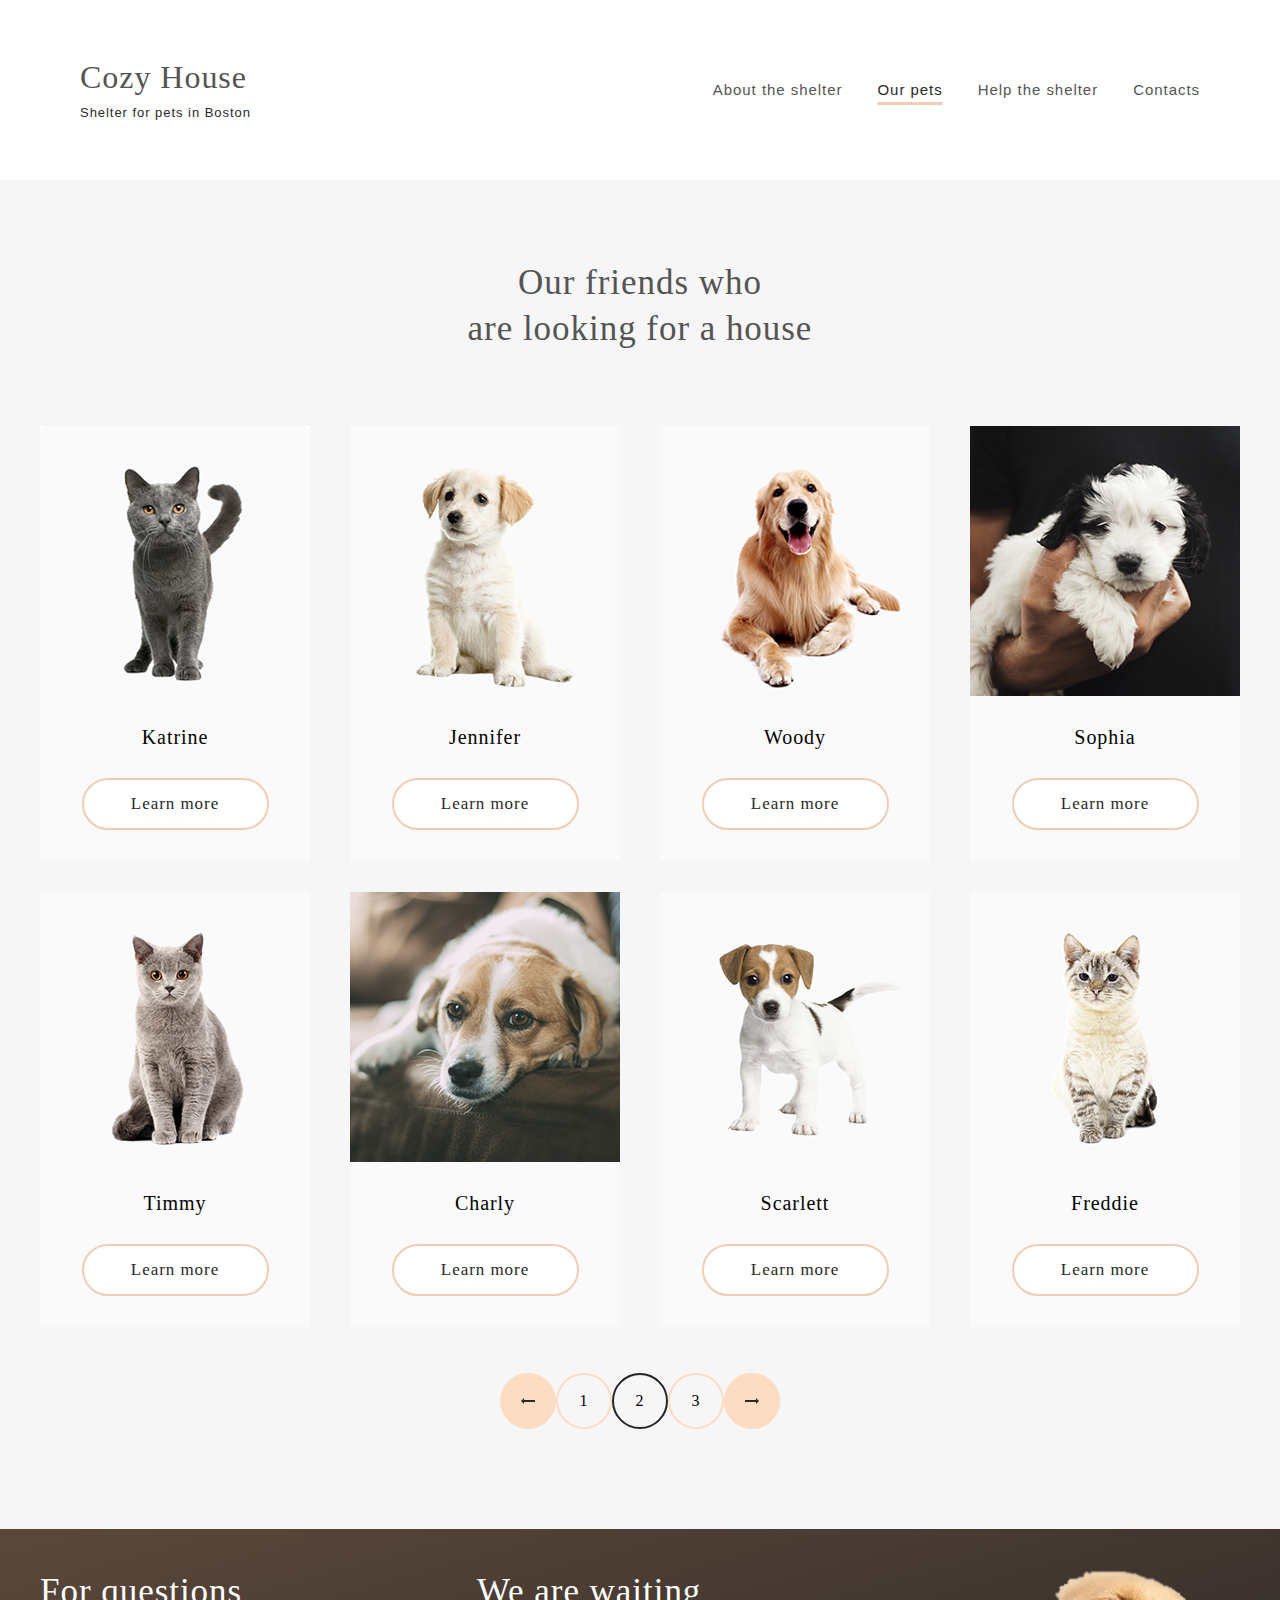
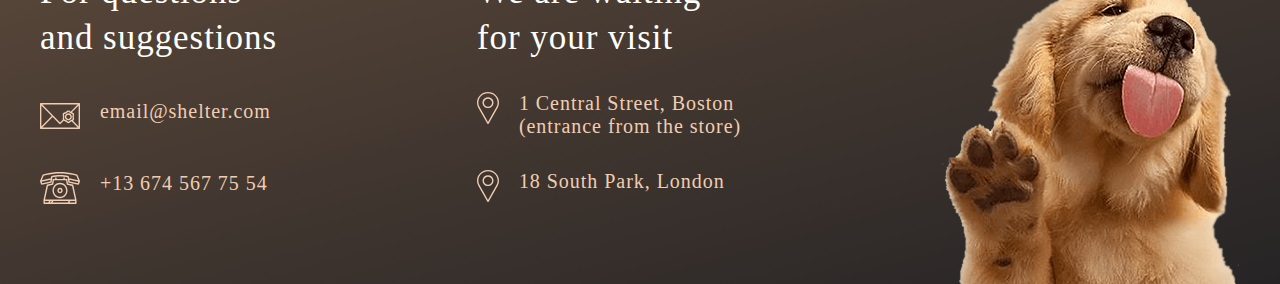
<file: ourPets.html>
<!DOCTYPE html>
<html lang="en">
<head>
    <meta charset="UTF-8">
    <meta http-equiv="X-UA-Compatible" content="IE=edge">
    <meta name="viewport" content="width=device-width, initial-scale=1.0">
    <title>Document</title>
    <link rel="stylesheet" href="ourPets.css">
</head>
<body>
    <header class="header">
        <div class="header_content">
            <div class="logo">
                <h1 class="logo_name"><a href="index.html">Cozy House</a></h1>
                <p class="logo_subname"><a href="index.html">Shelter for pets in Boston</a></p>
            </div>
            <div class="header_nav">
                <ul class="header_ul">
                    <li class="header_ul_li"><a class="header_ul_li_about_link" href="index.html">About the shelter</a></li>
                    <li class="header_ul_li"><a class="header_ul_li_our-pets_link" href="ourPets.html">Our pets</a></li>
                    <li class="header_ul_li"> <a href="index.html#help">Help the shelter</a></li>
                    <li class="header_ul_li"> <a href="#footer">Contacts</a></li>
                </ul>
            </div>
        </div>
        <div class="burger_container">
            <div class="header_burger_btn">
                <span class="hamburger"></span>              
            </div>
            <div class="burger_content">
                <div class="logo burger_logo">
                    <h1 class="logo_name"><a href="index.html">Cozy House</a></h1>
                    <p class="logo_subname"><a href="index.html">Shelter for pets in Boston</a></p>
                </div>
                <ul class="burger_ul">
                    <li class="burger_ul_li"><a class="burger_ul_li_about_link" href="index.html">About the shelter</a></li>
                    <li class="burger_ul_li"><a class="burger_ul_li_our_pets_link" href="ourPets.html">Our pets</a></li>
                    <li class="burger_ul_li"> <a href="#help">Help the shelter</a> </li>
                    <li class="burger_ul_li"> <a href="#donation">Contacts</a> </li>
                </ul>
            </div>
        </div>
    </header>
    <main class="main">
        <section class="pets">
            <div class="pets_content">
                <h3 class="pets_h3">Our friends who <br>are looking for a house</h3>
                <div class="pets_slider">
                    <dialog class="modal" id="modal">
                        <div class="modal_container">
                            <button class="close-modal">
                                <svg fill="#000000" xmlns="http://www.w3.org/2000/svg"  viewBox="0 0 24 24" width="24px" height="24px"><path d="M 4.7070312 3.2929688 L 3.2929688 4.7070312 L 10.585938 12 L 3.2929688 19.292969 L 4.7070312 20.707031 L 12 13.414062 L 19.292969 20.707031 L 20.707031 19.292969 L 13.414062 12 L 20.707031 4.7070312 L 19.292969 3.2929688 L 12 10.585938 L 4.7070312 3.2929688 z"/></svg>
                            </button>
                            <img src="images\b523e1700aa8817d3357edad5cf38558.png" alt="" class="modal_img">
                            <div class="modal_text-content">
                                <h3 class="modal_h3">Jennifer</h3>
                                <h4 class="modal_h4">Dog - Labrador</h4>
                                <h5 class="modal_h5">Jennifer is a sweet 2 months old Labrador that is patiently waiting to find a new forever home. This girl really enjoys being able to go outside to run and play, but won't hesitate to play up a storm in the house if she has all of her favorite toys.</h5>
                                <ul class="modal_ul">
                                    <li class="age">Age: 2 months</li>
                                    <li>Inoculations: none</li>
                                    <li>Diseases: none</li>
                                    <li>Parasites: none</li>
                                </ul>
                            </div>
                        </div>
                    </dialog>
                    <div class="slider_container">
                        <ul class="pets_cards_container">
                            <li class="slide current_slide first_slide">
                                <div class="slider_card display_none">
                                    <img class="slider_card_img img_270" src="images/01_1.jpg" alt="Cat">
                                    <p class="slider_card_p">Donny</p>
                                    <button class="slider_card_btn open-modal">Learn more</button>
                                </div>
                                <div class="slider_card display_none">
                                    <img class="slider_card_img img_270" src="images/1_21_0.jpeg" alt="Puppy">
                                    <p class="slider_card_p">Cory</p>
                                    <button class="slider_card_btn open-modal">Learn more</button>
                                </div>
                                <div class="slider_card display_none">
                                    <img class="slider_card_img img_270" src="images/46_0_0.jpg" alt="Labrador">
                                    <p class="slider_card_p">Barbossa</p>
                                    <button class="slider_card_btn open-modal">Learn more</button>
                                </div>
                                <div class="slider_card display_none margin-right_0">
                                    <img class="slider_card_img img_270" src="images/97.jpg" alt="Puppy">
                                    <p class="slider_card_p">Charles</p>
                                    <button class="slider_card_btn open-modal">Learn more</button>
                                </div>
                                <div class="slider_card display_none ">
                                    <img class="slider_card_img img_270" src="images/ae4a3375_copy_1920x1538.jpg" alt="Grey cat">
                                    <p class="slider_card_p">Tommy</p>
                                    <button class="slider_card_btn open-modal">Learn more</button>
                                </div>
                                <div class="slider_card display_none">
                                    <img class="slider_card_img img_270" src="images/ae4a4524.jpg" alt="Dog">
                                    <p class="slider_card_p">Ginsan</p>
                                    <button class="slider_card_btn open-modal">Learn more</button>
                                </div>
                                <div class="slider_card display_none">
                                    <img class="slider_card_img img_270 " src="images/belle4.jpg" alt="Puppy">
                                    <p class="slider_card_p">Belle</p>
                                    <button class="slider_card_btn open-modal">Learn more</button>
                                </div>
                                <div class="slider_card display_none margin-right_0">
                                    <img class="slider_card_img img_270" src="images/biscuit_5.jpg" alt="Kitty">
                                    <p class="slider_card_p">Biscuit</p>
                                    <button class="slider_card_btn open-modal">Learn more</button>
                                </div>
                            </li>
                            <li class="slide second_slide">
                                <div class="slider_card display_none">
                                    <img class="slider_card_img" src="images\4cbff971ed3cff4fcdd44ba6ce66e1be.png" alt="Cat">
                                    <p class="slider_card_p">Katrine</p>
                                    <button class="slider_card_btn open-modal">Learn more</button>
                                </div>
                                <div class="slider_card display_none">
                                    <img class="slider_card_img" src="images\b523e1700aa8817d3357edad5cf38558.png" alt="Puppy">
                                    <p class="slider_card_p">Jennifer</p>
                                    <button class="slider_card_btn open-modal">Learn more</button>
                                </div>
                                <div class="slider_card display_none">
                                    <img class="slider_card_img" src="images\d18a0a8b1c7ed291ade3e2e10ff4ebfe.png" alt="Labrador">
                                    <p class="slider_card_p">Woody</p>
                                    <button class="slider_card_btn open-modal">Learn more</button>
                                </div>
                                <div class="slider_card display_none margin-right_0">
                                    <img class="slider_card_img" src="images\ourPets4.png" alt="Puppy">
                                    <p class="slider_card_p">Sophia</p>
                                    <button class="slider_card_btn open-modal">Learn more</button>
                                </div>
                                <div class="slider_card display_none ">
                                    <img class="slider_card_img" src="images\ourPets5.png" alt="Grey cat">
                                    <p class="slider_card_p">Timmy</p>
                                    <button class="slider_card_btn open-modal">Learn more</button>
                                </div>
                                <div class="slider_card display_none">
                                    <img class="slider_card_img" src="images\ourPets6.png" alt="Dog">
                                    <p class="slider_card_p">Charly</p>
                                    <button class="slider_card_btn open-modal">Learn more</button>
                                </div>
                                <div class="slider_card display_none">
                                    <img class="slider_card_img " src="images\ourPets 7.png" alt="Puppy">
                                    <p class="slider_card_p">Scarlett</p>
                                    <button class="slider_card_btn open-modal">Learn more</button>
                                </div>
                                <div class="slider_card display_none margin-right_0">
                                    <img class="slider_card_img" src="images\ourPets8.png" alt="Kitty">
                                    <p class="slider_card_p">Freddie</p>
                                    <button class="slider_card_btn open-modal">Learn more</button>
                                </div>
                            </li>
                        </ul>
                    </div>
                </div>
                
                <div class="pets_button_container">
                    <button class="slider_prev_btn">
                        <svg width="14" height="6" viewBox="0 0 14 6" fill="none" xmlns="http://www.w3.org/2000/svg">
                            <path d="M14 2V4H3V6L0 3L3 0V2H14Z" fill="#292929"/>
                        </svg>                        
                    </button>
                        <div class="carousel_nav">
                            <button class="carousel_indicator ">1</button>
                            <button class="carousel_indicator current_slide">2</button>
                            <button class="carousel_indicator">3</button>
                            <button class="carousel_indicator">4</button>
                            <button class="carousel_indicator">5</button>
                            <button class="carousel_indicator">6</button>
                            <button class="carousel_indicator">7</button>
                            <button class="carousel_indicator">8</button>
                            <button class="carousel_indicator">9</button>
                            <button class="carousel_indicator">10</button>
                            <button class="carousel_indicator">11</button>
                            <button class="carousel_indicator">12</button>
                        </div>    
                                     
                    <button class="slider_next_btn">
                        <svg width="14" height="6" viewBox="0 0 14 6" fill="none" xmlns="http://www.w3.org/2000/svg">
                            <path d="M0 4V2L11 2V0L14 3L11 6V4L0 4Z" fill="#292929"/>
                        </svg>                 
                    </button>
                </div>
            </div>
        </section>
    </main>
    <footer class="footer" id="footer">
        <div class="footer_content">
            <div class="contacts">
                <h3 class="contacts_h3">For questions <br>and suggestions</h3>
                <div class="email_field">
                    <svg width="40" height="32" viewBox="0 0 40 32" fill="none" xmlns="http://www.w3.org/2000/svg">
                        <path d="M39.315 3H0.684964C0.5033 3 0.329077 3.07325 0.200621 3.20362C0.0721657 3.334 0 3.51084 0 3.69522V28.3048C0 28.4892 0.0721657 28.666 0.200621 28.7964C0.329077 28.9268 0.5033 29 0.684964 29H39.315C39.4967 29 39.6709 28.9268 39.7994 28.7964C39.9278 28.666 40 28.4892 40 28.3048V3.69522C40 3.51084 39.9278 3.334 39.7994 3.20362C39.6709 3.07325 39.4967 3 39.315 3ZM32.5774 18.0331C32.6846 18.5259 32.7954 19.0355 32.6513 19.2882C32.4966 19.5596 31.9966 19.7173 31.5131 19.8699C31.1316 19.9902 30.7373 20.1147 30.3857 20.3212C30.0461 20.5206 29.7523 20.8001 29.4683 21.0704C29.0772 21.4426 28.7079 21.794 28.374 21.794C28.04 21.794 27.6706 21.4425 27.2797 21.0704C26.9956 20.8001 26.7018 20.5205 26.3622 20.3212C26.0107 20.1147 25.6163 19.9903 25.2348 19.8699C24.7513 19.7173 24.2513 19.5596 24.0967 19.2882C23.9526 19.0355 24.0633 18.5259 24.1705 18.0331C24.2584 17.6285 24.3493 17.2103 24.3493 16.7821C24.3493 16.354 24.2584 15.9356 24.1705 15.5311C24.0633 15.0383 23.9526 14.5288 24.0967 14.2759C24.2513 14.0046 24.7513 13.8468 25.2348 13.6942C25.6163 13.5739 26.0107 13.4494 26.3622 13.243C26.7018 13.0435 26.9956 12.764 27.2797 12.4937C27.6706 12.1216 28.04 11.7701 28.374 11.7701C28.7079 11.7701 29.0773 12.1216 29.4683 12.4937C29.7523 12.764 30.0461 13.0435 30.3857 13.243C30.7373 13.4493 31.1316 13.5738 31.5131 13.6941C31.9966 13.8467 32.4966 14.0045 32.6512 14.2758C32.7954 14.5286 32.6846 15.0381 32.5774 15.5309C32.4895 15.9354 32.3986 16.3537 32.3986 16.7819C32.3986 17.2102 32.4895 17.6286 32.5774 18.0331ZM30.5975 11.6608C30.5345 11.6024 30.4705 11.5416 30.4053 11.4795C29.8904 10.9896 29.2497 10.3798 28.374 10.3798C27.4982 10.3798 26.8575 10.9896 26.3426 11.4795C26.1045 11.7061 25.8796 11.9201 25.6761 12.0396C25.4574 12.168 25.1518 12.2645 24.8281 12.3666C24.1276 12.5876 23.3336 12.8381 22.9109 13.5797C22.5001 14.3004 22.6768 15.1134 22.8328 15.8307C22.9081 16.1777 22.9794 16.5055 22.9794 16.7821C22.9794 17.0587 22.9081 17.3866 22.8328 17.7336C22.6975 18.3556 22.5473 19.0496 22.7775 19.693L19.9997 22.5464L2.32449 4.39044H37.6748L30.5975 11.6608ZM11.7007 16L1.36993 26.6116V5.38812L11.7007 16ZM12.6635 16.989L19.5124 24.0242C19.5761 24.0896 19.6519 24.1416 19.7356 24.177C19.8192 24.2125 19.9089 24.2308 19.9996 24.2308C20.0902 24.2308 20.18 24.2125 20.2636 24.177C20.3472 24.1416 20.4231 24.0896 20.4868 24.0242L23.6841 20.7398C24.044 20.9494 24.4495 21.0781 24.8281 21.1976C25.1518 21.2997 25.4575 21.3962 25.6761 21.5245C25.8796 21.644 26.1044 21.8581 26.3426 22.0846C26.8575 22.5746 27.4982 23.1844 28.374 23.1844C29.2496 23.1844 29.8904 22.5746 30.4053 22.0846C30.6434 21.858 30.8682 21.644 31.0718 21.5244C31.2043 21.4466 31.3691 21.3806 31.5502 21.3179L37.675 27.6094H2.32431L12.6635 16.989ZM32.9664 20.7946C33.3117 20.6108 33.6223 20.3612 33.8371 19.9846C34.2479 19.2639 34.0711 18.4508 33.9151 17.7336C33.8398 17.3866 33.7686 17.0587 33.7686 16.7821C33.7686 16.5055 33.8398 16.1777 33.9151 15.8307C34.0711 15.1134 34.2479 14.3005 33.837 13.5797C33.4142 12.8381 32.6203 12.5876 31.9197 12.3666L31.8559 12.3463L38.6301 5.38738V26.6122L32.9664 20.7946Z" fill="#F1CDB3"/>
                        <path d="M28.374 13.2424C26.451 13.2424 24.8865 14.8302 24.8865 16.782C24.8865 18.7337 26.451 20.3215 28.374 20.3215C30.297 20.3215 31.8614 18.7337 31.8614 16.782C31.8614 14.8302 30.2969 13.2424 28.374 13.2424ZM28.374 18.9311C27.2064 18.9311 26.2564 17.967 26.2564 16.782C26.2564 15.5969 27.2063 14.6328 28.374 14.6328C29.5416 14.6328 30.4915 15.5969 30.4915 16.782C30.4915 17.967 29.5415 18.9311 28.374 18.9311Z" fill="#F1CDB3"/>
                    </svg>
                    <a class="email" href="mailto:email@shelter.com">email@shelter.com</a>
                </div>
                <div class="phone-number_field">
                    <svg width="40" height="32" viewBox="0 0 40 32" fill="none" xmlns="http://www.w3.org/2000/svg">
                        <path d="M39.9461 8.89543L37.5102 2.9049C37.4685 2.80251 37.4043 2.71139 37.3226 2.63868C37.2408 2.56598 37.1437 2.51367 37.0389 2.48585L34.111 1.70799C25.5388 -0.569376 14.4609 -0.569281 5.88906 1.70799L2.96105 2.48585C2.85626 2.51367 2.75918 2.56598 2.67743 2.63868C2.59568 2.71139 2.53147 2.80251 2.48984 2.9049L0.0539764 8.89543C-0.0131281 9.06038 -0.0178273 9.24503 0.0407965 9.41333L1.01509 12.2089C1.07166 12.3713 1.18339 12.5075 1.32986 12.5925C1.47633 12.6775 1.64776 12.7056 1.8128 12.6717L11.0692 10.7747C11.2084 10.7462 11.3359 10.675 11.4348 10.5706C11.5337 10.4661 11.5993 10.3334 11.623 10.19L12.4245 5.32594C16.8365 4.18994 23.1635 4.18994 27.5753 5.32594L28.3769 10.19C28.4006 10.3335 28.4662 10.4663 28.5651 10.5707C28.664 10.6751 28.7915 10.7463 28.9307 10.7748L38.187 12.6718C38.3521 12.7056 38.5234 12.6774 38.6699 12.5924C38.8164 12.5075 38.9281 12.3714 38.9848 12.209L39.9592 9.41343C40.0178 9.2451 40.0131 9.06043 39.9461 8.89543ZM2.13193 11.1412L1.63183 9.70624L10.5973 7.78606L10.321 9.46295L2.13193 11.1412ZM11.6222 4.0568C11.4935 4.09314 11.3777 4.16636 11.2883 4.26784C11.1989 4.36933 11.1396 4.49486 11.1174 4.62969L10.848 6.26453L1.85991 8.1896L3.65015 3.78707L6.2409 3.09877C14.5991 0.878304 25.4007 0.878208 33.7593 3.09877L36.35 3.78707L38.1403 8.1896L29.1522 6.26453L28.8828 4.62969C28.8606 4.49487 28.8013 4.36936 28.7119 4.26788C28.6224 4.1664 28.5066 4.09318 28.378 4.0568C23.6016 2.70615 16.3984 2.70615 11.6222 4.0568ZM37.8681 11.1412L29.6792 9.46295L29.4028 7.78606L38.3682 9.70624L37.8681 11.1412Z" fill="#F1CDB3"/>
                        <path d="M33.2901 13.1186C33.261 12.9842 33.1948 12.8612 33.0995 12.7643C33.0041 12.6673 32.8836 12.6005 32.7522 12.5717L27.9776 11.526L27.3764 7.51395C27.351 7.34431 27.2672 7.18959 27.1401 7.07781C27.013 6.96603 26.851 6.90458 26.6835 6.90458H24.814V5.96398C24.814 5.56724 24.5002 5.2456 24.1129 5.2456C23.7257 5.2456 23.4119 5.56724 23.4119 5.96398V6.90458H16.5882V5.96398C16.5882 5.56724 16.2744 5.2456 15.8871 5.2456C15.4999 5.2456 15.1861 5.56724 15.1861 5.96398V6.90458H13.3166C13.1491 6.90458 12.9871 6.96603 12.86 7.07781C12.7329 7.18959 12.6491 7.34431 12.6237 7.51395L12.0224 11.526L7.24791 12.5717C7.11654 12.6005 6.996 12.6673 6.90063 12.7643C6.80527 12.8612 6.73908 12.9842 6.70996 13.1186L3.46796 28.0878C3.45692 28.1389 3.45134 28.1911 3.45132 28.2434V31.2816C3.45132 31.4721 3.52519 31.6549 3.65666 31.7896C3.78814 31.9243 3.96645 32 4.15239 32H35.8477C36.0336 32 36.212 31.9243 36.3434 31.7896C36.4749 31.6549 36.5488 31.4721 36.5488 31.2816V28.2434C36.5488 28.1911 36.5432 28.1389 36.5321 28.0878L33.2901 13.1186ZM7.98131 13.8802L12.7885 12.8273C12.9276 12.7968 13.0544 12.7238 13.152 12.6178C13.2496 12.5118 13.3134 12.3779 13.335 12.2338L13.9183 8.34134H26.0819L26.6651 12.2338C26.6867 12.3779 26.7505 12.5118 26.8481 12.6178C26.9457 12.7238 27.0725 12.7968 27.2115 12.8273L32.0189 13.8802L34.9741 27.5251H5.0261L7.98131 13.8802ZM11.7966 28.9618L10.8935 30.5632H9.82782L10.7309 28.9618H11.7966ZM13.416 28.9618H28.6721L27.769 30.5632H12.513L13.416 28.9618ZM4.85345 28.9618H9.11142L8.20836 30.5632H4.85345V28.9618ZM29.3885 30.5632L30.2916 28.9618H35.1466V30.5632H29.3885Z" fill="#F1CDB3"/>
                        <path d="M20 26.1606C24.1492 26.1606 27.5248 22.7016 27.5248 18.45C27.5248 14.1983 24.1492 10.7393 20 10.7393C15.8509 10.7393 12.4753 14.1983 12.4753 18.45C12.4753 22.7016 15.8509 26.1606 20 26.1606ZM20 12.1761C23.3761 12.1761 26.1227 14.9905 26.1227 18.45C26.1227 21.9094 23.3761 24.7238 20 24.7238C16.624 24.7238 13.8774 21.9094 13.8774 18.45C13.8774 14.9905 16.624 12.1761 20 12.1761Z" fill="#F1CDB3"/>
                        <path d="M20 21.1847C21.4717 21.1847 22.6691 19.9578 22.6691 18.4497C22.6691 16.9416 21.4717 15.7147 20 15.7147C18.5283 15.7147 17.3309 16.9416 17.3309 18.4497C17.3309 19.9578 18.5283 21.1847 20 21.1847ZM20 17.1514C20.6987 17.1514 21.267 17.7338 21.267 18.4497C21.267 19.1656 20.6987 19.7479 20 19.7479C19.3014 19.7479 18.733 19.1656 18.733 18.4497C18.733 17.7339 19.3014 17.1514 20 17.1514Z" fill="#F1CDB3"/>
                    </svg>
                    <a class="phone-number" href="tel:+13 674 567 75 54">+13 674 567 75 54</a>
                </div>
            </div>
            <div class="adress">
                <h3 class="adress_h3">We are waiting <br>for your visit</h3>
                <div class="boston">
                    <svg width="22" height="32" viewBox="0 0 22 32" fill="none" xmlns="http://www.w3.org/2000/svg">
                        <path d="M11 0C4.93475 0 3.05176e-05 4.78519 3.05176e-05 10.6667C3.05176e-05 12.4323 0.455262 14.1829 1.32067 15.7357L10.3985 31.6562C10.5193 31.8685 10.7496 32 11 32C11.2504 32 11.4807 31.8685 11.6016 31.6562L20.6827 15.7304C21.5448 14.1829 22 12.4323 22 10.6666C22 4.78519 17.0653 0 11 0ZM19.4762 15.0905L11 29.9557L2.52717 15.0964C1.7732 13.7435 1.37507 12.2116 1.37507 10.6667C1.37507 5.52019 5.69278 1.33337 11 1.33337C16.3073 1.33337 20.625 5.52025 20.625 10.6667C20.625 12.2116 20.2269 13.7435 19.4762 15.0905Z" fill="#F1CDB3"/>
                        <path d="M11 5.33329C7.9674 5.33329 5.50008 7.72585 5.50008 10.6666C5.50008 13.6074 7.9674 16 11 16C14.0327 16 16.5 13.6074 16.5 10.6667C16.5 7.72592 14.0327 5.33329 11 5.33329ZM11 14.6667C8.72537 14.6667 6.87505 12.8724 6.87505 10.6667C6.87505 8.46092 8.72537 6.66667 11 6.66667C13.2747 6.66667 15.125 8.46092 15.125 10.6667C15.125 12.8724 13.2747 14.6667 11 14.6667Z" fill="#F1CDB3"/>
                    </svg>
                    <p class="boston_adress"><a href="http://maps.google.com/?q=1 Centre St, Boston, MA 02124">1 Central Street, Boston <br>(entrance from the store)</a></p>
                </div>
                <div class="london">
                    <svg width="22" height="32" viewBox="0 0 22 32" fill="none" xmlns="http://www.w3.org/2000/svg">
                        <path d="M11 0C4.93475 0 3.05176e-05 4.78519 3.05176e-05 10.6667C3.05176e-05 12.4323 0.455262 14.1829 1.32067 15.7357L10.3985 31.6562C10.5193 31.8685 10.7496 32 11 32C11.2504 32 11.4807 31.8685 11.6016 31.6562L20.6827 15.7304C21.5448 14.1829 22 12.4323 22 10.6666C22 4.78519 17.0653 0 11 0ZM19.4762 15.0905L11 29.9557L2.52717 15.0964C1.7732 13.7435 1.37507 12.2116 1.37507 10.6667C1.37507 5.52019 5.69278 1.33337 11 1.33337C16.3073 1.33337 20.625 5.52025 20.625 10.6667C20.625 12.2116 20.2269 13.7435 19.4762 15.0905Z" fill="#F1CDB3"/>
                        <path d="M11 5.33329C7.9674 5.33329 5.50008 7.72585 5.50008 10.6666C5.50008 13.6074 7.9674 16 11 16C14.0327 16 16.5 13.6074 16.5 10.6667C16.5 7.72592 14.0327 5.33329 11 5.33329ZM11 14.6667C8.72537 14.6667 6.87505 12.8724 6.87505 10.6667C6.87505 8.46092 8.72537 6.66667 11 6.66667C13.2747 6.66667 15.125 8.46092 15.125 10.6667C15.125 12.8724 13.2747 14.6667 11 14.6667Z" fill="#F1CDB3"/>
                    </svg>                    
                    <p class="london_adress"><a href="https://goo.gl/maps/42GJbTPVPgHexPEJ6">18 South Park, London</a></p>
                </div>
            </div>
            <img class="footer_img" src="images\accf7d9f1d6438ce69e7e4f62e842db7.png" alt="Footer Puppy" >
        </div>
    </footer>
    <script type="module" src="ourPets.js"></script>
    <script type="module" src="petsObj.js"></script>
</body>
</html>
</file>
<file: style.css>
/* Box sizing rules */
*,
*::before,
*::after {
  box-sizing: border-box;
}

/* Remove default margin */
body,
h1,
h2,
h3,
h4,
p,
figure,
blockquote,
dl,
dd {
  margin: 0;
}

h1,
h2,
h3 {
  font-weight: 400;
}

/* Remove list styles on ul, ol elements with a list role, which suggests default styling will be removed */
ul[role='list'],
ol[role='list'] {
  list-style: none;
}

li {
    list-style: none;
}

/* Set core root defaults */
html:focus-within {
  scroll-behavior: smooth;
}

/* Set core body defaults */
body {
  min-height: 100vh;
  text-rendering: optimizeSpeed;
  font-weight: 400;
  font-family: var(--ff-primary);
  overflow-y: hidden;
}

html, body {
  max-width: 100%;
  overflow-x: hidden;
}

/* A elements that don't have a class get default styles */
a:not([class]) {
  text-decoration-skip-ink: auto;
}

/* Make images easier to work with */
img,
picture {
  max-width: 100%;
  display: block;
}

/* Inherit fonts for inputs and buttons */
input,
button,
textarea,
select {
  font: inherit;
  cursor: pointer;
}

a {
  color: inherit;
  text-decoration: none;
}



/* Remove all animations, transitions and smooth scroll for people that prefer not to see them */
@media (prefers-reduced-motion: reduce) {
  html:focus-within {
   scroll-behavior: auto;
  }
  
  *,
  *::before,
  *::after {
    animation-duration: 0.01ms !important;
    animation-iteration-count: 1 !important;
    transition-duration: 0.01ms !important;
    scroll-behavior: auto !important;
  }
}

/* variables */
:root{
  /* font-colors */
  --clr-primary: #F1CDB3;
  --clr-primary-light: #FDDCC4;
  --clr-light-xl: white;
  --clr-light-s: #FAFAFA;
  --clr-dark-s: #CDCDCD;
  --clr-dark-3xl: #292929;
  --clr-dark-l: #545454;
  --clr-dark-xl: #4C4C4C;
  --clr-dark-m: #B2B2B2;
  /* font-size */
  --fs-12: 12px;
  --fs-13: 13px;
  --fs-15: 15px;
  --fs-17: 17px;
  --fs-20: 20px;
  --fs-25: 25px;
  --fs-32: 32px;
  --fs-35: 35px;
  --fs-44: 44px;
  /* font family */
  --ff-primary: Georgia, serif;
  --ff-second: Arial, serif;
  /* line height */
  --lh-15: 15px;
  --lh-16: 16.5px;
  --lh-18: 18px;
  --lh-22: 22px;
  --lh-23: 23px;
  --lh-24: 24px;
  --lh-35: 35.2px;
  --lh-45: 45.5px;
  --lh-52: 52.2px;
  --lh-57: 57px;
  /* letter spacing */
  --ls-6: 0.06em;
  --ls-10: 0.1em;
}



/* start css */

.gradient_top {
  background: linear-gradient(to bottom right, #5B483A, #262425);
  max-width: 100%;
}

.burger_content {
  display: none;
}

.header {
  display: flex;
  justify-content: center;
}
.header_content {
  display: flex;
  justify-content: space-between;
  align-items: center;
  width: 1280px;
  padding: 60px 40px; 
}


@media (min-width: 768px) and (max-width: 1279px){
  .header_content {
    padding: 30px 30px 60px 30px;
  }

  .header_ul{
    padding-inline-start: 0;
  }
}

.header_ul {
    display: flex;
}

.header_ul_li_about_link {
  text-decoration: var(--clr-primary) underline 3px;
  color: var(--clr-light-xl);
  text-underline-offset: 7px;
}

.header_burger_btn {
  display: none;
}

@media (min-width: 320px) and (max-width: 767px){
  .header_content {
    padding: 30px 53px 60px 10px;
  }

  .header_nav {
    display: none;
  }

  .burger_content{
    display: block;
    position: absolute;
    right: 0;
    top: 0;
    width: 320px;
    height: 823px;
    background-color: var(--clr-dark-3xl);
    padding: 30px 0 0 10px;
    transform: translateX(100%);
    transition: transform 300ms cubic-bezier(.5, 0, .5, 1);

  }
  .header_burger_btn {
    display: block;
    position: absolute;
    right: 53px;
    top: 48px;
    z-index: 100;
    padding: 10px;
    cursor: pointer;
  }
  .nav-open .burger_content {
    transform: translateX(0);
    box-shadow: 0 0 0 max(100vh, 100vw) rgba(0, 0, 0, 0.7);

  }
  /* .nav-open .html {
    overflow-y: hidden;
  } */

  /* .nav-open .body {
    background-color: red;
    overflow-y: hidden;
  } */
  
  .nav-open .header_content>.logo {
    display: none;
  }
  /* html {
    color: wheat;
  } */

  /* body, .main, .header, .footer, .gradient_top {
    overflow-y: hidden;
  } */

  .nav-open .hamburger {
    transform: rotate(45deg);
  }
  
  .nav-open .hamburger::before {
    opacity: 0;
  }
  
  .nav-open .hamburger::after {
    transform: rotate(90deg) translate(-6px);
  }

  .burger_ul {
    padding-left: 0;
    display: flex;
    flex-direction: column;
    align-items: center;
    margin: 0;
    font-size: var(--fs-32);
    line-height: 51px;
    font-weight: 400;
    letter-spacing: 0;
  }

  .burger_ul_li_about_link{
    text-decoration: var(--clr-primary) underline 3px;
    color: var(--clr-light-xl);
    text-underline-offset: 7px;
  }

  .burger_ul_li {
    color: white;
    margin-bottom: 40px;
  }

  .burger_logo {
    margin-bottom: 158px;
  }

  .hamburger {
    display: block;
    position: relative;
  }
  .hamburger,
  .hamburger::before,
  .hamburger::after {
    width: 2em;
    height: 3px;
    background: white;
    cursor: pointer;
    
    transition: transform 350ms ease-in-out, opacity 50ms linear;
  }
  .hamburger::before,
  .hamburger::after {
    content: '';
    position: absolute;
    left: 0;
  }
  .hamburger::before { bottom: 6px; }
  .hamburger::after { top: 6px;}
  
}


h1 {
  margin-bottom: 10px;
  font-size: var(--fs-32);
  line-height: var(--lh-35);
  color: var(--clr-primary);
  letter-spacing: var(--ls-6);
  white-space: nowrap;
}

.logo_subname {
  font-size: var(--fs-13);
  line-height: var(--lh-15);
  color: var(--clr-light-xl);
  font-family: var(--ff-second);
  white-space: nowrap;
  letter-spacing: var(--ls-10);
}

.header_ul_li {
  padding-left: 35px;
  font-family: var(--ff-second);
  font-size: var(--fs-15);
  line-height: var(--lh-24);
  color: var(--clr-dark-s);
  white-space: nowrap;
}

.header_ul_li:first-child{
  padding-left: 0;
}

/* start */
.start {
    display: flex;
    /* max-width: 100%; */
    /* justify-content: space-between; */
    padding: 0 40px;
    justify-content: center;

}

.start_content {
  display: flex;


}

@media (min-width: 768px) and (max-width: 1279px) {
  .start {
    flex-direction: column;
}
}

.start_text-block {
    box-sizing: content-box;
    width: 460px;
    height: 322px;
    padding: 163px 42px 0 0;
    
    
}

@media (min-width: 768px) and (max-width: 1279px){
  .start{
    padding: 0;
  }
  .start_content {
    flex-direction: column;
  }

  .start_text-block{
    align-self: center;
    padding: 0;
    margin-bottom: 100px;
    
  }

  .start_img {
    max-width: 569px;
    max-height: 593px;
    align-self: flex-end;
    padding-right: 30px;
  }
}

.start_h2, .start_p {
    margin-bottom: 42px;
}

.start_h2 {
  font-size: var(--fs-44);
  line-height: var(--lh-57);
  color: var(--clr-light-xl);
  
}

.start_p {
  font-size: var(--fs-15);
  line-height: var(--lh-24);
  font-family: var(--ff-second);
  color: var(--clr-dark-s);
}

.start_btn {
  font-size: var(--fs-17);
  line-height: var(--lh-22);
  color: var(--clr-dark-3xl);
  width: 207px;
  height: 52px;
  background-color: var(--clr-primary);
  border-radius: 100px;
  border: none;
  letter-spacing: var(--ls-6);
}

.start_btn:hover{
  background-color: var(--clr-primary-light);
  transition: 0.3s;
}

@media (min-width: 320px) and (max-width: 767px){
  .start {
    padding: 0;
  }

  .start_content{
    flex-direction: column;
    padding: 0 10px;
  }
  .start_text-block {
    padding: 0;
    width: 300px;
    height: 296px;
    text-align: center;
    margin-bottom: 105px;
  }

  .start_h2 {
    font-size: var(--fs-25);
    line-height: var(--lh-32);
  }
  .start_img {
    width: 260px;
    height: 271px;
    align-self: flex-end;
  }
}

/* about */
.about {
    display: flex;
    padding: 80px 0px 100px 0px;
    justify-content: center;
    
}

.about_content {
  display: flex;
  width: 850px;
  justify-content: space-between;
}

@media (min-width: 768px) and (max-width: 1279px){
  .about_content {
    flex-direction: column;
    align-items: center;
  }
}

.about_text-block {
  max-width: 430px;
  max-height: 380px;
  /* padding: 14px 175px 14px 0px; */
}

.about_h3, .about_p_1{
  margin-bottom: 25px;
}

@media (min-width: 768px) and (max-width: 1279px){

  .about {
    padding-bottom: 0;
  }
  .about_img {
    order: 1;
    padding: 0px 0px 0px 0px;
    padding-top: 80px;
    padding-bottom: 100px;
  }
}

/* @media (max-width: 320px) {
  .about_h3 {
    max-width: 300px;
  }  
} */


.about_h3 {
  /* max-width: 370px; */
  color: var(--clr-dark-l);
  font-size: var(--fs-35);
  line-height: var(--lh-45);
  letter-spacing: var(--ls-6);
}

.about_p_1, .about_p_2 {
  color: var(--clr-dark-xl);
  font-size: var(--fs-15);
  line-height: var(--lh-24);
  font-family: var(--ff-second);
}

@media (min-width: 320px) and (max-width: 767px) {
  .about {
    justify-content: center;
    padding: 0;
  }

  .about_content {
    flex-direction: column;
    width: 300px;
    padding: 42px 0 0 0;
    align-items: center;
  }
  .about_text-block {
    max-height: 494px;
    text-align: center;
    margin-bottom: 42px;
  }

  .about_h3 {
    font-size: var(--fs-25);
    line-height: var(--lh-32);
  }

  .about_img {
    width: 260px;
    height: 353px;
    order: 1;
    margin-bottom: 42px;
  }

}



/* pets */
.pets {
  display: flex;
  background-color: #F6F6F6;
  justify-content: center;
}

.pets_content{
  display: flex;
  flex-direction: column;
  align-items: center;
  width: 1280px;
  padding: 80px 40px 100px;
}

.pets_h3 {
  max-width: 400px;
  max-height: 90px;
  margin-bottom: 60px;
  text-align: center;
  letter-spacing: var(--ls-6);
}


.pets_slider {
  display: flex;
  margin-bottom: 60px;
  position: relative;
}

.pets_cards_container{
  display: flex;
  justify-content: center;
  width: 1200px;
  height: 435px;
  transition: transform 250ms ease-in;
}
.slider_container {
  position: relative;
  overflow: hidden;
}

.slide {
  width: 1200px;
  height: 435px;
  display: flex;
  justify-content: space-evenly;
  position: absolute;
}

.slider_card {
  width: 270px;
  height: 435px;
  display: flex;
  flex-direction: column;
  align-items: center;
  background-color: var(--clr-light-s);
  
}
.third_card{
  margin-right: 0px;
}

.slider_card_img, .slider_card_p, .slider_card_btn {
  margin-bottom: 30px;
  letter-spacing: var(--ls-6);
}

.slider_card_img {
  max-width: 270px;
  max-height: 270px;
}

.slider_prev_btn, .slider_next_btn{
  all: unset;
  cursor: pointer;
  width: 52px;
  height: 52px;
  display: flex;
  align-items: center;
  justify-content: center;
  border-radius: 100px;
  border: 2px solid var(--clr-primary-light);
  align-self: center;
  position: absolute;
}
.slider_prev_btn {
  z-index: 100;
}
.slider_next_btn {
  right: 0;
}



.slider_prev_btn:hover, .slider_next_btn:hover{
  background-color: var(--clr-primary-light);
  transition: 0.3s;
}

.pets_btn {
  width: 261px;
  height: 52px;
  background-color: var(--clr-primary);
  border-radius: 100px;
  border: none;
  font-size: var(--fs-17);
  line-height: var(--lh-22);
  color: var(--clr-dark-3xl);
  letter-spacing: var(--ls-6);
}

.pets_btn:hover{
  background-color: var(--clr-primary-light);
  border-color: var(--clr-primary-light);
  transition: 0.3s;
}

.modal {
  width: 900px;
  height: 500px;
  border: none;
  border-radius: 9px;
  padding: 0;
}
.modal_container {
  display: flex;
  justify-content: space-evenly;
  padding-top: 40px;
}
.modal_img {
  max-width: 500px;
  max-height: 500px;
}

.modal::backdrop {
  background: rgb(0 0 0 / 0.5);
}

.close-modal {
  position: absolute;
  width: 52px;
  height: 52px;
  border-radius: 50%;
  right: 16px;
  top: 16px;
  border: 3px solid var(--clr-primary);
  background-color: inherit;
  
}

.modal_text-content {
  width: 350px;
}
.modal_h3 {
  font-size: var(--fs-35);
  line-height: var(--lh-45);
  margin-bottom: 10px;
}

.modal_h4 {
  font-size: var(--fs-20);
  line-height: var(--lh-23);
  margin-bottom: 20px;
  font-weight: 400;
}

.modal_h5 {
  font-size: var(--fs-13);
  line-height: var(--lh-14);
  margin-bottom: 20px;
  font-weight: 400;
}
.modal_ul{
  padding: 0;
}
.modal_ul>li {
  margin-bottom: 5px;
}

@media (min-width: 768px) and (max-width: 1279px){
  .pets_content {
    padding: 80px 30px 100px;
  }

  .pets_cards_container{
    padding: 0 12px;
    width: 580px;
  }
  
  .slider_card {
    margin: 0;
  }

  .slide {
    width: 580px;
    justify-content: space-between;

  }

  .third_card {
    display: none;
  }
  .modal {
    width: 630px;
    height: 350px;
  }
  .modal_img {
    max-width: 350px;
    max-height: 350px;
  }
  
  .modal_text-content {
    width: 260px;
  }
  .slider_next_btn {
    position: unset;
    margin-left: 30px;

  }
  .slider_prev_btn {
    position: unset;
    margin-right: 30px;

  }
}

.pets_h3 {
  color: var(--clr-dark-l);
  font-size: var(--fs-35);
  line-height: var(--lh-45);
}

.slider_card_p {
  color: var(--clr-dark_l);
  font-size: var(--fs-20);
  line-height: var(--lh-22);
}

.slider_card_btn {
  color: var(--clr-dark-3xl);
  font-size: var(--fs-17);
  line-height: var(--lh-22);
  width: 187px;
  height: 52px;
  background-color: white;
  border-radius: 100px;
  border: 2px solid var(--clr-primary);

}

.slider_card_btn:hover {
  background-color: var(--clr-primary-light);
  border-color: var(--clr-primary-light);
  transition: 0.3s;
}

@media (min-width: 320px) and (max-width: 767px) {
  .pets_content {
    max-width: 300px;
    padding: 42px 10px;
  }
  .pets_cards_container {
    width: 270px;
    padding: 0;
  }

  .slide {
    width: 270px;
  }

  .pets_slider {
    display: flex;
    flex-direction: row;
    flex-wrap: wrap;
    margin-bottom: 0;
  }
  .modal {
    width: 240px;
    height: 341px;
  }
  .modal_img {
    display: none;
  }
  
  .modal_text-content {
    width: 220px;
    height: 321px;
    padding: 10px;
  }
  .close-modal {
    right: 5px;
    top: 5px;
    width: 30px;
    height: 30px;
    display: flex;
    justify-content: center;
  }
  .slider_prev_btn, .slider_next_btn {
    order: 1;
  }

  .slider_prev_btn {
    margin: 20px 82px 42px 43px ;
  }

  .slider_next_btn {
    margin: 20px 0 42px 0;
  }

  .slider_card {
    margin: 0;
  }

  .pets_h3 {
    font-size: var(--fs-25);
    line-height: var(--lh-32);
  }

  .second_card, .third_card {
    display: none;
  }
  .slider_next_btn {
    position: unset;
    margin-left: 30px;

  }
  .slider_prev_btn {
    position: unset;
    margin-right: 30px;

  }
}
/* help */

.help {
  display: flex;
  justify-content: center;
}

.help_content {
  display: flex;
  flex-direction: column;
  align-items: center;
  width: 1280px;
  padding: 80px 40px 45px;
}


.help_ul {
  display: flex;
  flex-wrap: wrap;
  padding: 60px 87px 0px;
  justify-content: center;
  margin: 0;
}

.help_ul_li {
  margin-right: 120px;
  margin-bottom: 55px;
  display: flex;
  flex-direction: column;
  align-items: center;
  justify-content: space-between;
}

.help_ul_li>svg {
  margin-bottom: 30px;
}


.no_margin {
  margin-right: 0px;
}

@media (min-width: 768px) and (max-width: 1279px){

  .help_content {
    padding: 80px 0 0 0;
    width: 630px;
  }

  .help_h3 {
    margin-bottom: 60px;
    letter-spacing: var(--ls-6);
  }

  .help_ul {
    padding: 0;
    display: flex;
    height: 449px;
    justify-content: space-between;
    align-content: space-between;
  }

  .help_ul_li {
    width: 170px;
    height: 113px;
    margin: 0;
  }

  .third_help_item, .sixth_help_item, .ninth_help_item {
    margin-right: 0;
  }
}


.help_h3 {
  color: var(--clr-dark-l);
  font-size: var(--fs-35);
  line-height: var(--lh-45);
  text-align: center;

}

.help_ul_li>p {
  color: var(--clr-dark-l);
  font-size: var(--fs-20);
  line-height: var(--lh-23);
}

@media (min-width: 320px) and (max-width: 767px) {
  .help_content {
    padding: 42px 15px;
  }

  .help_ul {
    padding: 0;
    width: 290px;
    display: flex;
    height: 555px;
    justify-content: space-between;
    align-content: space-between;
  }

  .help_ul_li {
    margin: 0;
    width: 130px;
    height: 87px;

  }

  .help_ul_li>p{
    font-size: var(--fs-15);
    line-height: var(--lh-16);
  }

  .help_ul_li>svg{
    margin-bottom: 20px;
  }

  .help_h3 {
    font-size: var(--fs-25);
    line-height: var(--lh-32);
    margin-bottom: 42px;
  }
}
/* donation */

.donation {
  display: flex;
  justify-content: center;
  align-items: center;
  padding: 80px 0 100px;
  background-color: #F6F6F6;

}


.donation_text-block :nth-child(n) {
  margin-bottom: 20px;
}

.donation_img {
  margin-right: 30px;
}

.donation_text-block {
  max-width: 380px;
  max-height: 282px;
}

.card_block {
  display: flex;
  background-color: var(--clr-primary);
  width: 349px;
  height: 43px;
  justify-content: center;
  border-radius: 9px;
}

.card_block:hover{
  background-color: var(--clr-primary-light);
  border-color: var(--clr-primary-light);
  transition: 0.3s;
}
.card_block>svg{
  margin-top: 10px;
}

@media (min-width: 768px) and (max-width: 1279px){
  .donation {
    flex-direction: column;
    margin-top: 80px;
    margin-bottom: 0;
  }
  .donation_img {
    order: 1;
    padding-top: 60px;
  }


}

.donation_h3 {
  color: var(--clr-dark-l);
  font-size: var(--fs-35);
  line-height: var(--lh-45);
  letter-spacing: var(--ls-6);

}

.donation_p {
  color: var(--clr-dark-l);
  font-size: var(--fs-15);
  line-height: var(--lh-16);
  letter-spacing: var(--ls-6);

}

.card_number {
  color: var(--clr-dark-l);
  font-size: var(--fs-20);
  line-height: var(--lh-23);
  text-align: center;
  margin-top: 10px;
  letter-spacing: var(--ls-6);
}



.donation_legal {
  color: var(--clr-dark-m);
  font-style: italic;
  font-size: var(--fs-12);
  line-height: var(--lh-18);
  font-family: var(--ff-second);
}

@media (min-width: 320px) and (max-width: 767px) {

  .donation {
    flex-direction: column;
    padding: 42px 10px;
  }

  .donation_text-block {
    width: 300px;
    height: 281px;
  }
  .donation_p {
    letter-spacing: normal;
  }

  .card_block {
    width: 281px;
    letter-spacing: normal;
    justify-content: space-evenly ;
  }

  .card_number {
    letter-spacing: normal;
    font-size: var(--fs-15);
    line-height: var(--lh-16);
  }
  .donation_legal {
    margin-bottom: 42px;
  }
  .donation_img {
    order: 1;
    width: 260px;
    height: 135px;
    margin: 0;
    margin-top: 22px;

  }
  .donation_h3 {
    font-size: var(--fs-25);
    line-height: var(--lh-32);
    text-align: center;
  }
}

/* footer */
.footer {
  display: flex;
  background: linear-gradient(to bottom right, #5B483A, #262425);
  letter-spacing: var(--ls-6);
  justify-content: center;
}

.footer_content {
  display: flex;
  justify-content: space-between;
  width: 1280px;
  padding: 40px 40px 0;
}

.boston, .london {
  display: flex;
}

.email_field, .phone-number_field {
  display: flex;  
}

.email, .phone-number {
  margin-left: 20px;
}

.contacts_h3, .email_field, .phone-number_field {
  margin-bottom: 40px;
}

.adress_h3, .boston, .london {
  margin-bottom: 32px;
}
.boston_adress, .london_adress {
  margin-left: 20px;
}


@media (min-width: 768px) and (max-width: 1279px) {
  .footer_content{
    width: 768px;
    display: flex;
    flex-wrap: wrap;
    max-width: 768px;
    justify-content: baseline;
    padding: 30px 30px 0;
  }
  .footer_img {
    margin: 0 auto;
  }
  .contacts {
    padding-left: 34px;
    margin-bottom: 65px;
  }

  .adress {
    padding-right: 34px;
  }
  .phone-number_field, .london {
    margin-bottom: 0;
  }
}

.contacts_h3, .adress_h3 {
  color: var(--clr-light-xl);
  font-size: var(--fs-35);
  line-height: var(--lh-45);
}

.email, .phone-number, .boston_adress, .london_adress {
  color: var(--clr-primary);
  font-size: var(--fs-20);
  line-height: var(--lh-23);
}

@media (min-width: 320px) and (max-width: 767px){
  .footer_content {
    flex-direction: column;
    width: 300px;
    padding: 30px 10px 0;
    align-items: center;
  }

  .contacts_h3, .adress_h3 {
    text-align: center;
  }

  .adress_h3, .boston {
    margin-bottom: 40px;
  }

  .london {
    margin-bottom: 45px;
  }

  .start_h2, .pets_h3, .help_h3, .donation_h3, .contacts_h3, .adress_h3 {
    font-size: var(--fs-25);
    line-height: var(--lh-32);
  }
}
</file>
<file: ourPets.css>
/* Box sizing rules */
*,
*::before,
*::after {
  box-sizing: border-box;
}

/* Remove default margin */
body,
h1,
h2,
h3,
h4,
p,
figure,
blockquote,
dl,
dd {
  margin: 0;
}

h1,
h2,
h3 {
  font-weight: 400;
}


/* Remove list styles on ul, ol elements with a list role, which suggests default styling will be removed */
ul[role='list'],
ol[role='list'] {
  list-style: none;
}

li {
    list-style: none;
}

/* Set core root defaults */
html:focus-within {
  scroll-behavior: smooth;
}

/* Set core body defaults */
body {
  min-height: 100vh;
  text-rendering: optimizeSpeed;
  letter-spacing: 0.06rem;
  font-weight: 400;
  font-family: var(--ff-primary);
}

html, body {
  max-width: 100%;
  overflow-x: hidden;
} 

/* A elements that don't have a class get default styles */
a:not([class]) {
  text-decoration-skip-ink: auto;
}

/* Make images easier to work with */
img,
picture {
  max-width: 100%;
  display: block;
}

/* Inherit fonts for inputs and buttons */
input,
button,
textarea,
select {
  font: inherit;
  cursor: pointer;
}

a {
  color: inherit;
  text-decoration: none;
}

/* Remove all animations, transitions and smooth scroll for people that prefer not to see them */
@media (prefers-reduced-motion: reduce) {
  html:focus-within {
   scroll-behavior: auto;
  }
  
  *,
  *::before,
  *::after {
    animation-duration: 0.01ms !important;
    animation-iteration-count: 1 !important;
    transition-duration: 0.01ms !important;
    scroll-behavior: auto !important;
  }
}
:root{
  /* font-colors */
  --clr-primary: #F1CDB3;
  --clr-primary-light: #FDDCC4;
  --clr-light-xl: white;
  --clr-light-s: #FAFAFA;
  --clr-dark-s: #CDCDCD;
  --clr-dark-3xl: #292929;
  --clr-dark-l: #545454;
  --clr-dark-xl: #4C4C4C;
  --clr-dark-m: #B2B2B2;
  /* font-size */
  --fs-12: 12px;
  --fs-13: 13px;
  --fs-15: 15px;
  --fs-17: 17px;
  --fs-20: 20px;
  --fs-25: 25px;
  --fs-32: 32px;
  --fs-35: 35px;
  --fs-44: 44px;
  /* font family */
  --ff-primary: Georgia, serif;
  --ff-second: Arial, serif;
  /* line height */
  --lh-15: 15px;
  --lh-16: 16.5px;
  --lh-18: 18px;
  --lh-22: 22px;
  --lh-23: 23px;
  --lh-24: 24px;
  --lh-35: 35.2px;
  --lh-45: 45.5px;
  --lh-52: 52.2px;
  --lh-57: 57px;
}
/* css */

.header {
  display: flex;
  justify-content: center;
}

.header_content {
  max-width: 1200px;
  display: flex;
  justify-content: space-between;
  align-items: center;
  padding: 60px 40px;
  width: 1280px;
}

.header_burger_btn {
  display: none;
}
.burger_content {
  display: none;
}

@media (min-width: 768px) and (max-width: 1279px){
  .header_content {
    padding: 30px 30px 30px 30px;
  }
  .header_ul {
    padding-inline-start: 0;
  }
}

.header_ul {
    display: flex;
}
.header_ul_li {
  margin-left: 35px;
}

h1 {
  font-size: var(--fs-32);
  line-height: var(--lh-35);
  color: var(--clr-dark-l);
  margin-bottom: 10px;
  white-space: nowrap;
}

.logo_subname {
  font-size: var(--fs-13);
  line-height: var(--lh-15);
  color: var(--clr-dark-3xl);
  font-family: var(--ff-second);
  white-space: nowrap;
}

.header_ul_li {
  margin-left: 35px;
  font-family: var(--ff-second);
  font-size: var(--fs-15);
  line-height: var(--lh-24);
  color: var(--clr-dark-l);
  white-space: nowrap;
}

.header_ul_li:first-child{
  margin-left: 0;
}

.header_ul_li_our-pets_link {
  text-decoration: var(--clr-primary) underline 3px;
  color: var(--clr-dark-3xl);
  text-underline-offset: 7px;
}

@media (min-width: 320px) and (max-width: 767px){
  .header_content {
    padding: 30px 53px 60px 10px;
  }

  .header_burger_btn {
    display: block;
  }

  .header_nav {
    display: none;
  }
  .burger_content{
    display: block;
    position: absolute;
    z-index: 100;
    right: 0;
    top: 0;
    width: 320px;
    height: 823px;
    background-color: var(--clr-dark-3xl);
    padding: 30px 0 0 10px;
    transform: translateX(100%);
    transition: transform 300ms cubic-bezier(.5, 0, .5, 1);

  }
  .header_burger_btn {
    display: block;
    position: absolute;
    right: 40px;
    top: 40px;
    z-index: 100;
    padding: 10px;
    cursor: pointer;
  }
  .nav-open .burger_content {
    transform: translateX(0);
    box-shadow: 0 0 0 max(100vh, 100vw) rgba(0, 0, 0, 0.7);

  }
  .nav-open .header_content>.logo {
    display: none;
  }

  .nav-open .hamburger {
    transform: rotate(45deg);
  }
  
  .nav-open .hamburger::before {
    opacity: 0;
    color: white;
  }
  
  .nav-open .hamburger::after {
    transform: rotate(90deg) translate(-6px);
    color: white;

  }
  .nav-open .logo_name {
    color: white;
  }

  .burger_ul {
    padding-left: 0;
    display: flex;
    flex-direction: column;
    align-items: center;
    margin: 0;
    font-size: var(--fs-32);
    line-height: 51px;
    font-weight: 400;
    letter-spacing: 0;
  }

  .burger_ul_li_our_pets_link{
    text-decoration: var(--clr-primary) underline 3px;
    color: var(--clr-light-xl);
    text-underline-offset: 7px;
  }

  .burger_ul_li {
    color: white;
    margin-bottom: 40px;
  }

  .burger_logo {
    margin-bottom: 158px;
  }

  .hamburger {
    display: block;
    position: relative;
  }
  .hamburger,
  .hamburger::before,
  .hamburger::after {
    width: 2em;
    height: 3px;
    background: black;
    cursor: pointer;
    
    transition: transform 350ms ease-in-out, opacity 50ms linear;
  }
  .hamburger::before,
  .hamburger::after {
    content: '';
    position: absolute;
    left: 0;
  }
  .hamburger::before { bottom: 6px; }
  .hamburger::after { top: 6px;}

  .nav-open .hamburger,
  .nav-open .hamburger::before,
  .nav-open .hamburger::after 
  {
    background: white;
  }
}

.pets {
  display: flex;
  background-color: #F6F6F6;
  justify-content: center;
}

.pets_content{
  display: flex;
  flex-direction: column;
  align-items: center;
  width: 1280px;
  padding: 80px 40px 100px;
}

.pets_h3 {
  max-width: 400px;
  max-height: 90px;
  margin-bottom: 60px;
  text-align: center;
  letter-spacing: var(--ls-6);
}


.pets_slider {
  display: flex;
  position: relative;
}

.slider_container {
  position: relative;
  overflow: hidden;
}
.pets_cards_container{
  display: flex;
  justify-content: center;
  width: 1200px;
  height: 931px;
  transition: transform 250ms ease-in;
}

/* .carousel_container{
  
} */
.pets_button_container{
  display: flex;
  justify-content: space-evenly;
  width: 280px;
  overflow: hidden;
}

.carousel_nav {
  position: relative;
  /* overflow: hidden; */
  /* display: block; */
  display: flex;
  width: 168px;
  /* width: 360px; */
  /* height: 52px; */
  transition: transform 250ms ease-in;
  /* overflow: hidden; */
  /* transform: translateX(-155px) */
}
.carousel_indicator{
    all: unset;
    cursor: pointer;
    width: 52px;
    height: 52px;
    display: flex;
    align-items: center;
    justify-content: center;
    border-radius: 100px;
    border: 2px solid var(--clr-primary-light);
    align-self: center;
    /* flex-shrink: 0; */
    /* flex-grow: 2; */
    position: absolute;  
    /* z-index: 12; */
    /* display: inline-block; */

}

.current_slide {
  border-color: #262425;
  flex-grow: 2;

}

.slide {
  width: 1200px;
  height: 931px;
  display: flex;
  flex-wrap: wrap;

  justify-content: space-between;
  position: absolute;
}

.slider_card {
  width: 270px;
  height: 435px;
  display: flex;
  flex-direction: column;
  align-items: center;
  background-color: var(--clr-light-s);
  
}


.third_card{
  margin-right: 0px;
}

.slider_card_img, .slider_card_p, .slider_card_btn {
  margin-bottom: 30px;
  letter-spacing: var(--ls-6);
}
.slider_card_img {
  max-width: 270px;
  max-height: 270px;
}

.slider_prev_btn, .slider_next_btn{
  all: unset;
  cursor: pointer;
  width: 52px;
  height: 52px;
  display: flex;
  align-items: center;
  justify-content: center;
  border-radius: 100px;
  border: 2px solid var(--clr-primary-light);
  background-color: var(--clr-primary-light);
  align-self: center;
  z-index: 50;
}



.slider_prev_btn:hover, .slider_next_btn:hover{
  background-color: var(--clr-primary-light);
  transition: 0.3s;
}

.pets_btn {
  width: 261px;
  height: 52px;
  background-color: var(--clr-primary);
  border-radius: 100px;
  border: none;
  font-size: var(--fs-17);
  line-height: var(--lh-22);
  color: var(--clr-dark-3xl);
  letter-spacing: var(--ls-6);
}

.pets_btn:hover{
  background-color: var(--clr-primary-light);
  border-color: var(--clr-primary-light);
  transition: 0.3s;
}

.modal {
  width: 900px;
  height: 500px;
  border: none;
  border-radius: 9px;
  padding: 0;
}
.modal_container {
  display: flex;
  justify-content: space-evenly;
  padding-top: 40px;

}
.modal_img {
  
  max-width: 500px;
  max-height: 500px;
}

.modal::backdrop {
  background: rgb(0 0 0 / 0.5);
}

.close-modal {
  position: absolute;
  width: 52px;
  height: 52px;
  border-radius: 50%;
  right: 16px;
  top: 16px;
  border: 3px solid var(--clr-primary);
  background-color: inherit;
  
}

.modal_text-content {
  width: 350px;
}
.modal_h3 {
  font-size: var(--fs-35);
  line-height: var(--lh-45);
  margin-bottom: 10px;
}

.modal_h4 {
  font-size: var(--fs-20);
  line-height: var(--lh-23);
  margin-bottom: 20px;
  font-weight: 400;
}

.modal_h5 {
  font-size: var(--fs-13);
  line-height: var(--lh-14);
  margin-bottom: 20px;
  font-weight: 400;
}
.modal_ul{
  padding: 0;
}
.modal_ul>li {
  margin-bottom: 5px;
}



@media (min-width: 768px) and (max-width: 1279px){
  .pets_content {
    padding: 80px 30px 100px;
  }

  .pets_cards_container{
    padding: 0 12px;
    width: 580px;
    height: 1365px;
  }
  
  .slider_card {
    margin: 0;
  }

  .slide {
    width: 580px;
    height: 1365px;
  }

  .third_card {
    display: none;
  }
  .modal {
    width: 630px;
    height: 350px;
  }

  .modal_container{
    padding: 0;
  }
  .modal_img {
    max-width: 350px;
    max-height: 350px;
  }
  /*  */
  .modal_text-content {
    width: 260px;
  }
  /* .display_none:nth-last-child(-n+2) {
    display: none;
  } */
  
}

.pets_h3 {
  color: var(--clr-dark-l);
  font-size: var(--fs-35);
  line-height: var(--lh-45);
}

.slider_card_p {
  color: var(--clr-dark_l);
  font-size: var(--fs-20);
  line-height: var(--lh-22);
}

.slider_card_btn {
  color: var(--clr-dark-3xl);
  font-size: var(--fs-17);
  line-height: var(--lh-22);
  width: 187px;
  height: 52px;
  background-color: white;
  border-radius: 100px;
  border: 2px solid var(--clr-primary);

}

.slider_card_btn:hover {
  background-color: var(--clr-primary-light);
  border-color: var(--clr-primary-light);
  transition: 0.3s;
}

@media (min-width: 320px) and (max-width: 767px) {
  .pets_content {
    max-width: 300px;
    padding: 42px 10px;
  }
  .pets_cards_container {
    width: 270px;
    height: 1349px;

    padding: 0;
  }

  .slide {
    width: 270px;
    height: 1349px;
  }

  .pets_slider {
    display: flex;
    flex-direction: row;
    flex-wrap: wrap;
    margin-bottom: 0;
  }


  /* .pets_button_container{
    display: flex;
    flex-wrap: wrap;
  } */

  .carousel_nav{
    display: flex;
    flex-wrap: wrap;

  }
  .modal {
    max-width: 240px;
    max-height: 341px;
  }
  .modal_img {
    display: none;
  }
  
  .modal_text-content {
    width: 220px;
    height: 321px;
    padding: 10px;
  }
  .close-modal {
    right: 5px;
    top: 5px;
    width: 30px;
    height: 30px;
    display: flex;
    justify-content: center;
  }


  .slider_card {
    margin: 0;
  }

  .pets_h3 {
    font-size: var(--fs-25);
    line-height: var(--lh-32);
  }

  .second_card, .third_card {
    display: none;
  }
  /* .slider_card:nth-last-child(-n+5) {
    display: none;
  } */

  .modal {
    height: 360px;
  }


}



.footer {
  display: flex;
  background: linear-gradient(to bottom right, #5B483A, #262425);
  letter-spacing: var(--ls-6);
  justify-content: center;
}

.footer_content {
  display: flex;
  justify-content: space-between;
  width: 1280px;
  padding: 40px 40px 0;
} 

.boston, .london {
  display: flex;
}

.email_field, .phone-number_field {
  display: flex;  
}

.email, .phone-number {
  margin-left: 20px;
}

.contacts_h3, .email_field, .phone-number_field {
  margin-bottom: 40px;
}

.adress_h3, .boston, .london {
  margin-bottom: 32px;
}
.boston_adress, .london_adress {
  margin-left: 20px;
}
  
  
@media (min-width: 768px) and (max-width: 1279px) {
  .footer_content{
    width: 768px;
    display: flex;
    flex-wrap: wrap;
    max-width: 768px;
    justify-content: baseline;
    padding: 30px 30px 0;
  }
  .footer_img {
    margin: 0 auto;
  }
  .contacts {
    padding-left: 34px;
    margin-bottom: 65px;
  }

  .adress {
    padding-right: 34px;
  }
  .phone-number_field, .london {
    margin-bottom: 0;
  }
}
    .contacts_h3, .adress_h3 {
  color: var(--clr-light-xl);
  font-size: var(--fs-35);
  line-height: var(--lh-45);
}

.email, .phone-number, .boston_adress, .london_adress {
  color: var(--clr-primary);
  font-size: var(--fs-20);
  line-height: var(--lh-23);
}

@media (min-width: 320px) and (max-width: 767px){
  .footer_content {
    flex-direction: column;
    width: 300px;
    padding: 30px 10px 0;
    align-items: center;
  }

  .contacts_h3, .adress_h3 {
    text-align: center;
  }

  .adress_h3, .boston {
    margin-bottom: 40px;
  }

  .london {
    margin-bottom: 45px;
  }

  .start_h2, .pets_h3, .help_h3, .donation_h3, .contacts_h3, .adress_h3 {
    font-size: var(--fs-25);
    line-height: var(--lh-32);
  }
}
</file>
